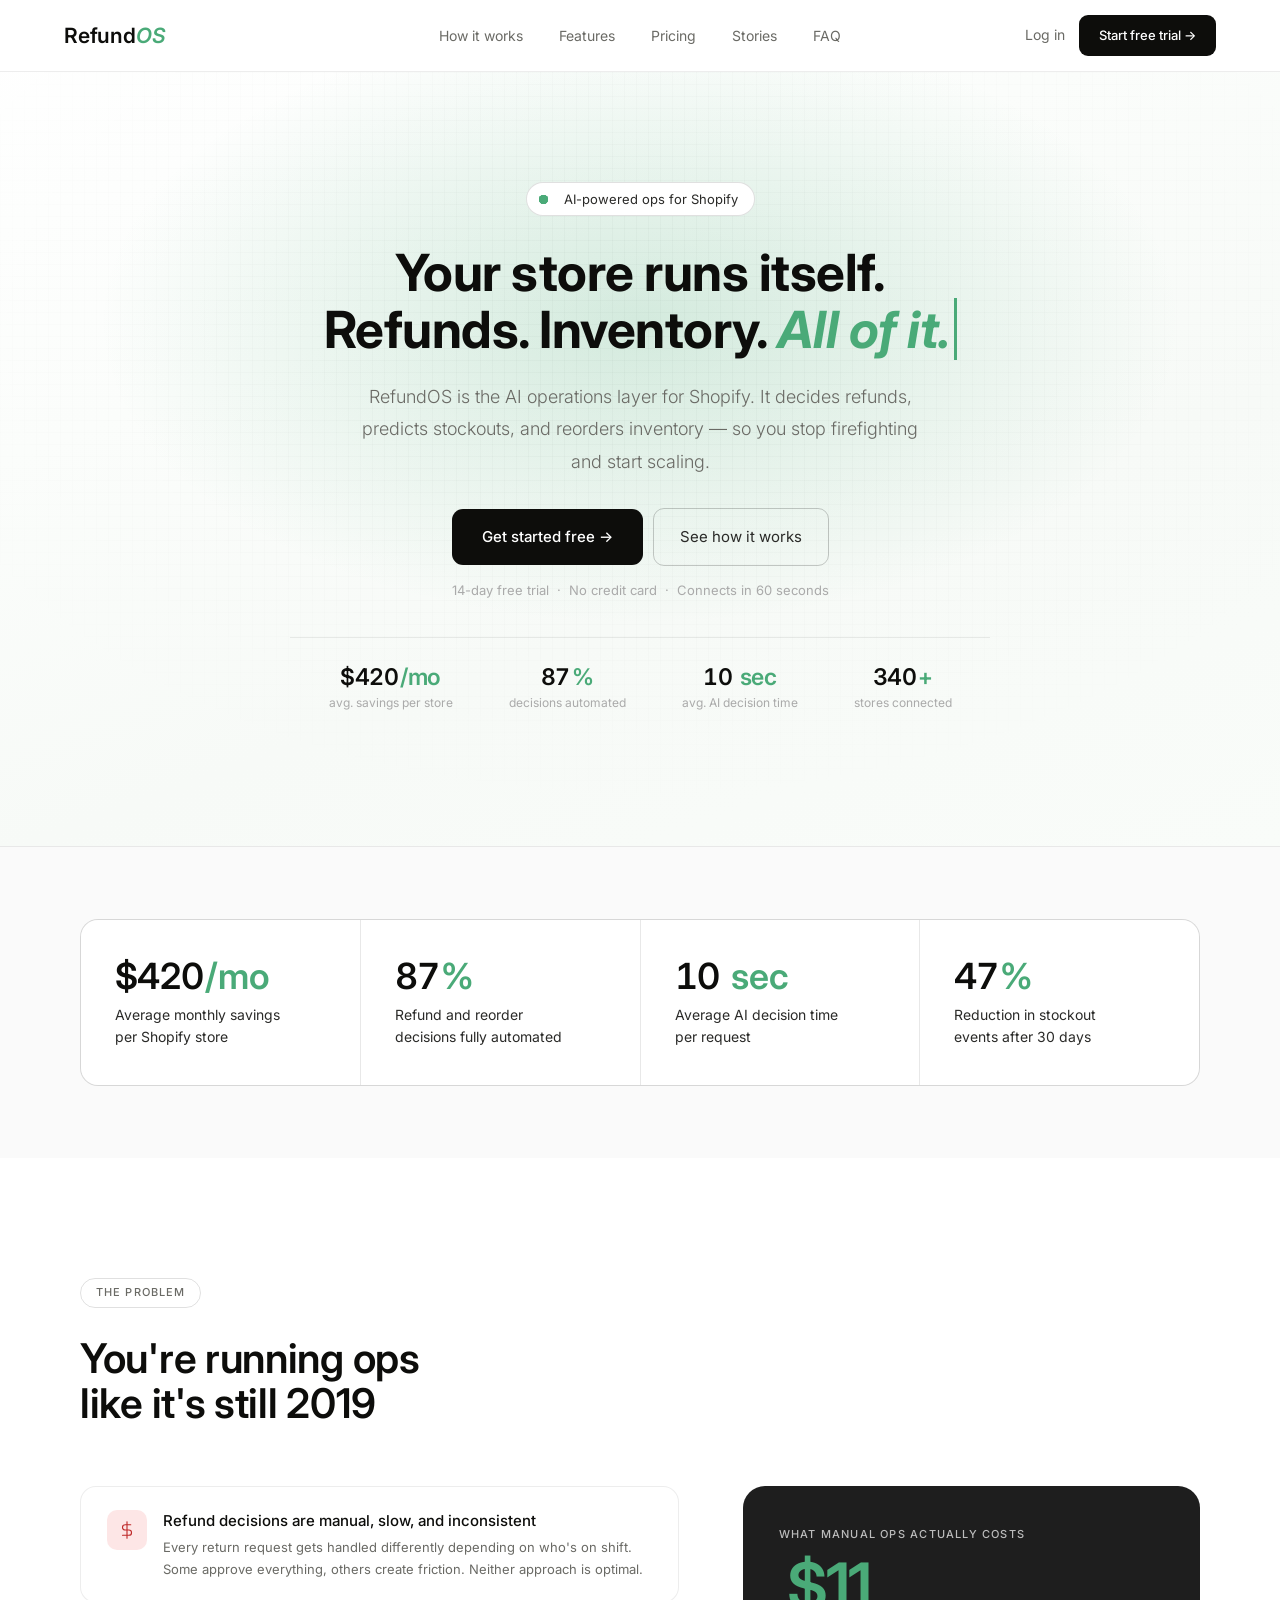
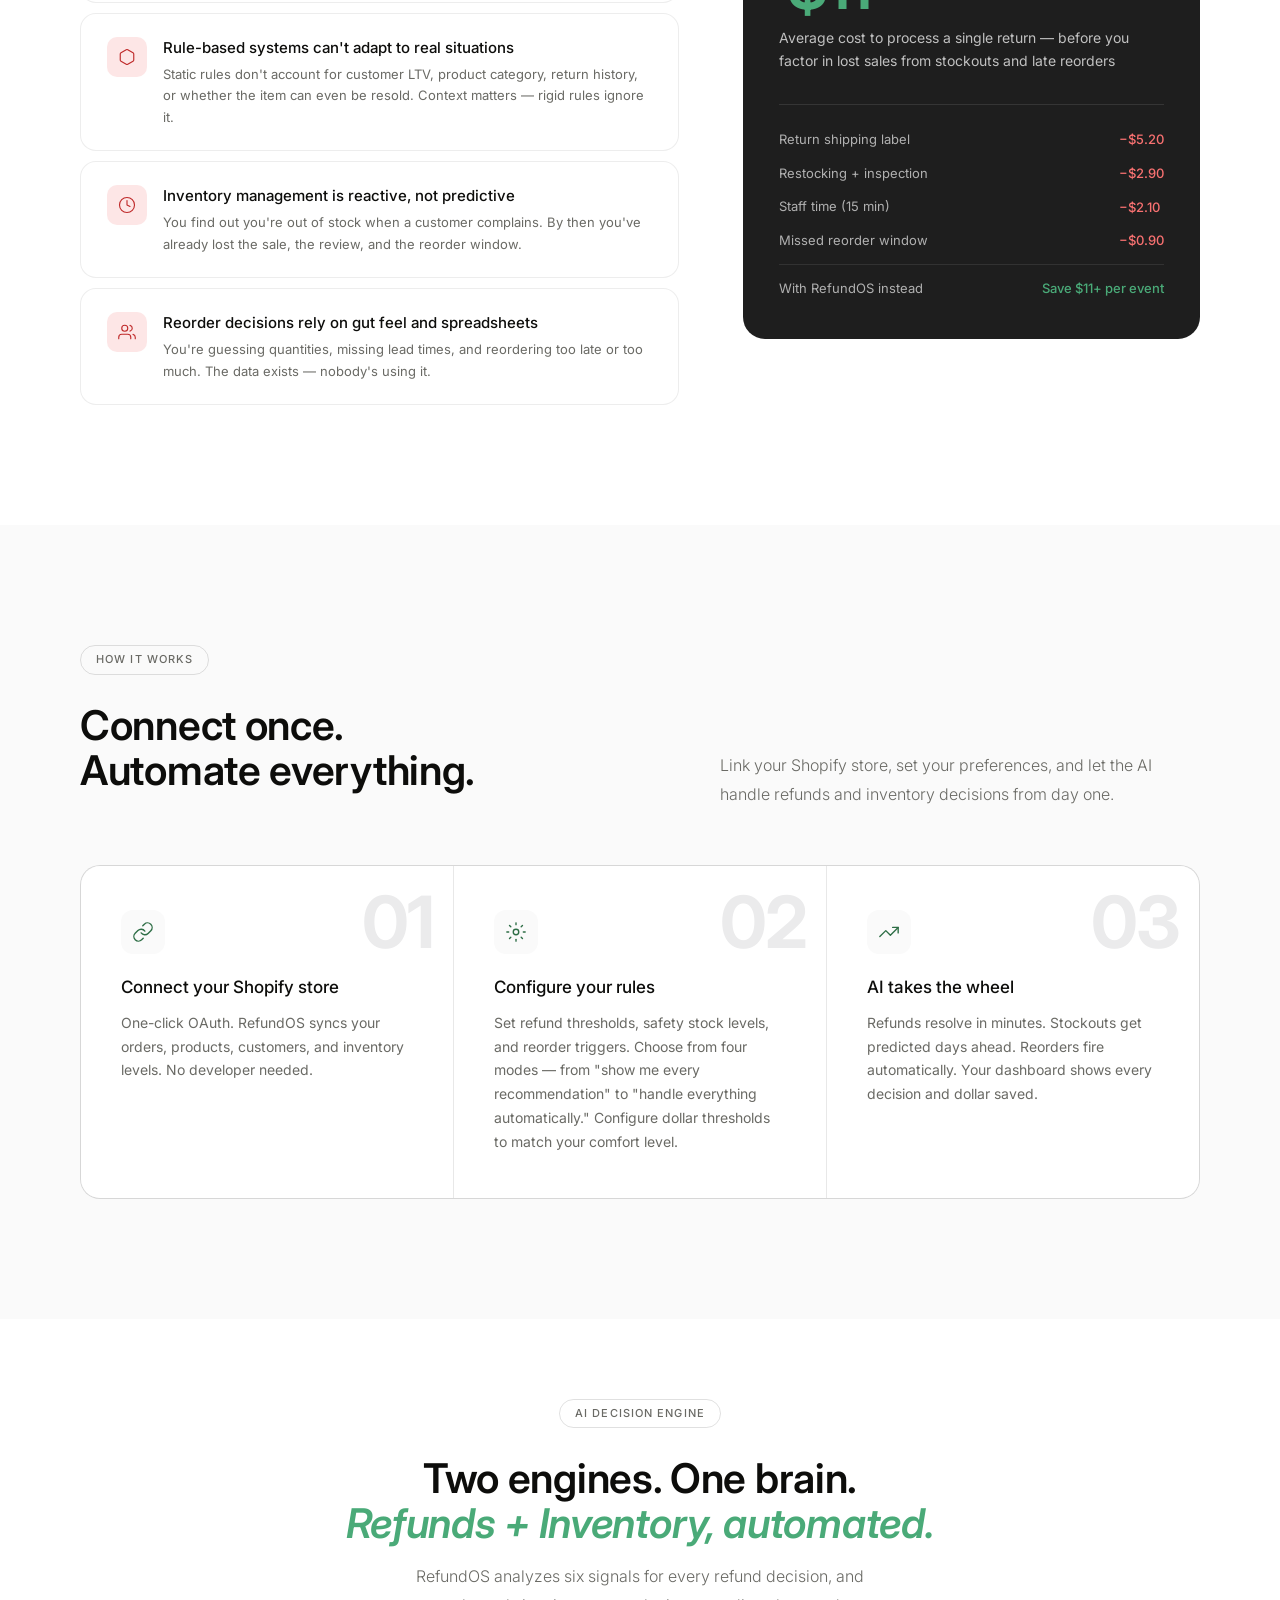
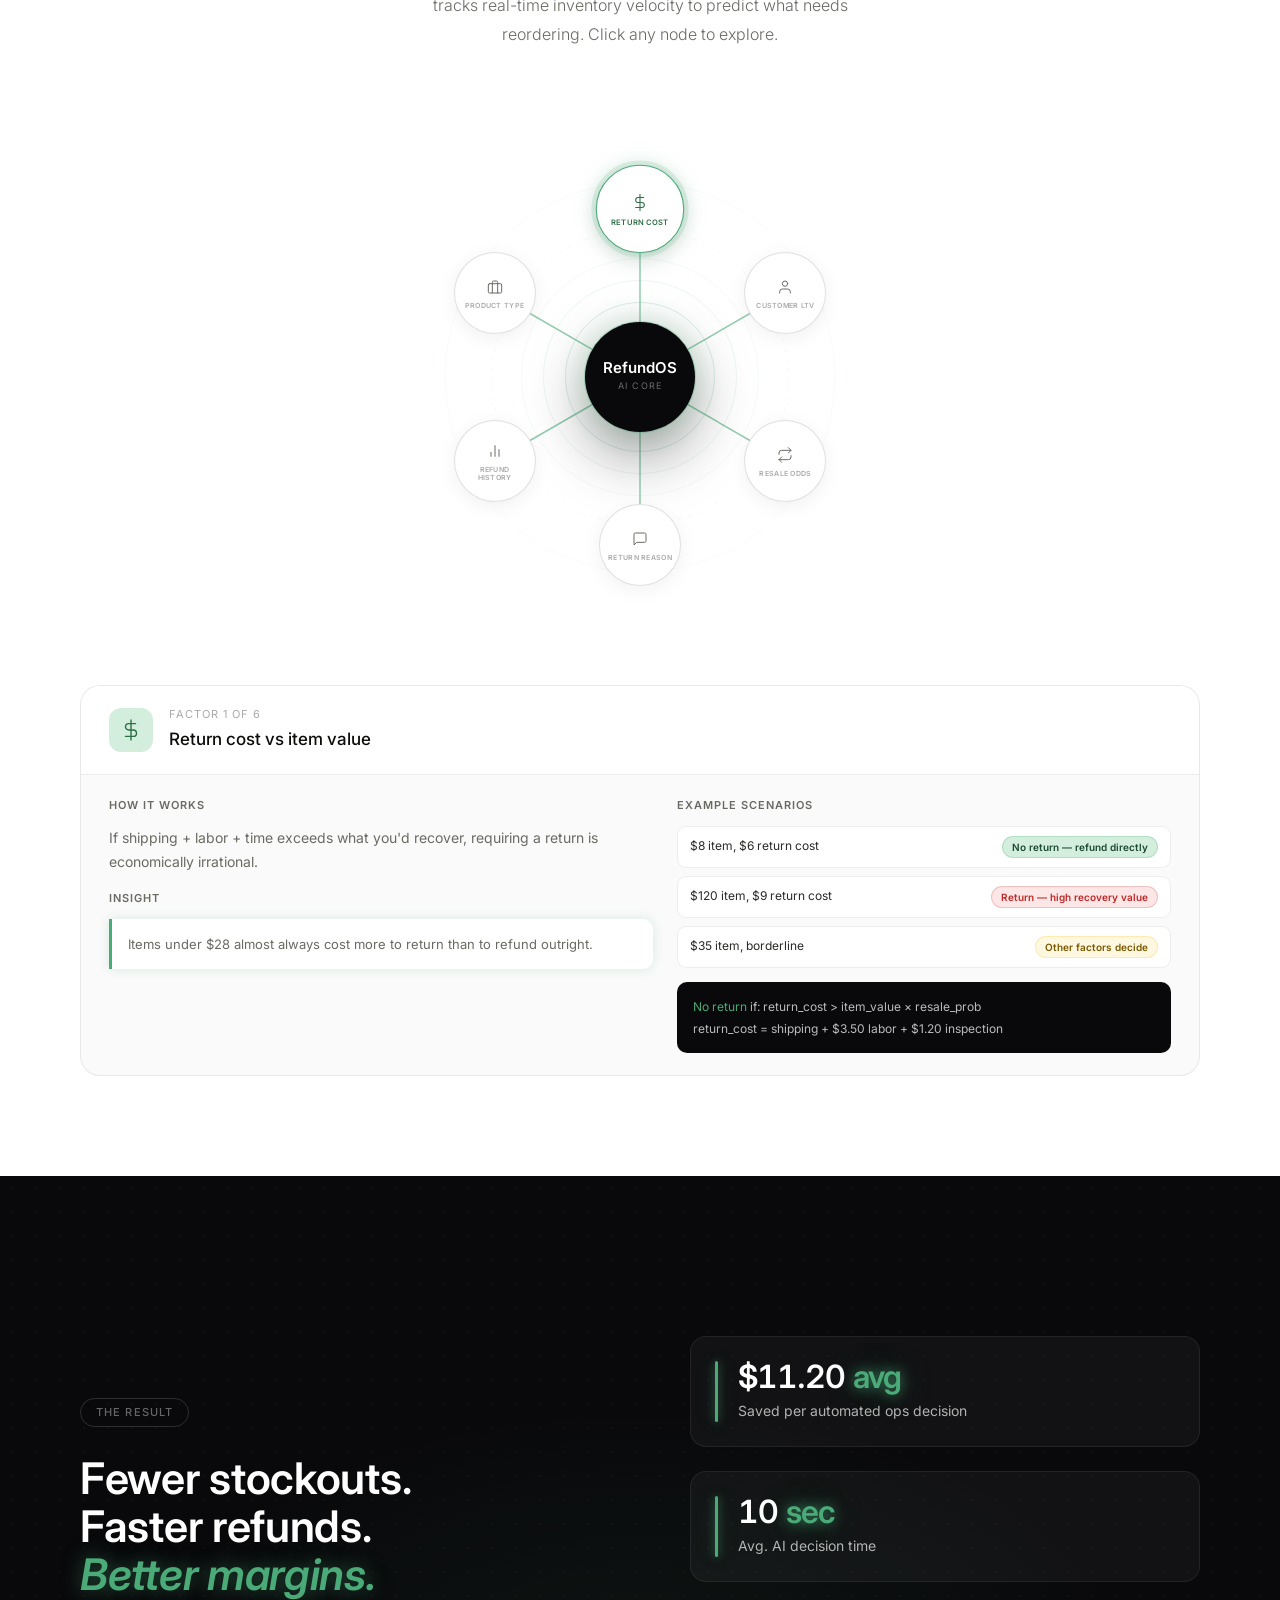
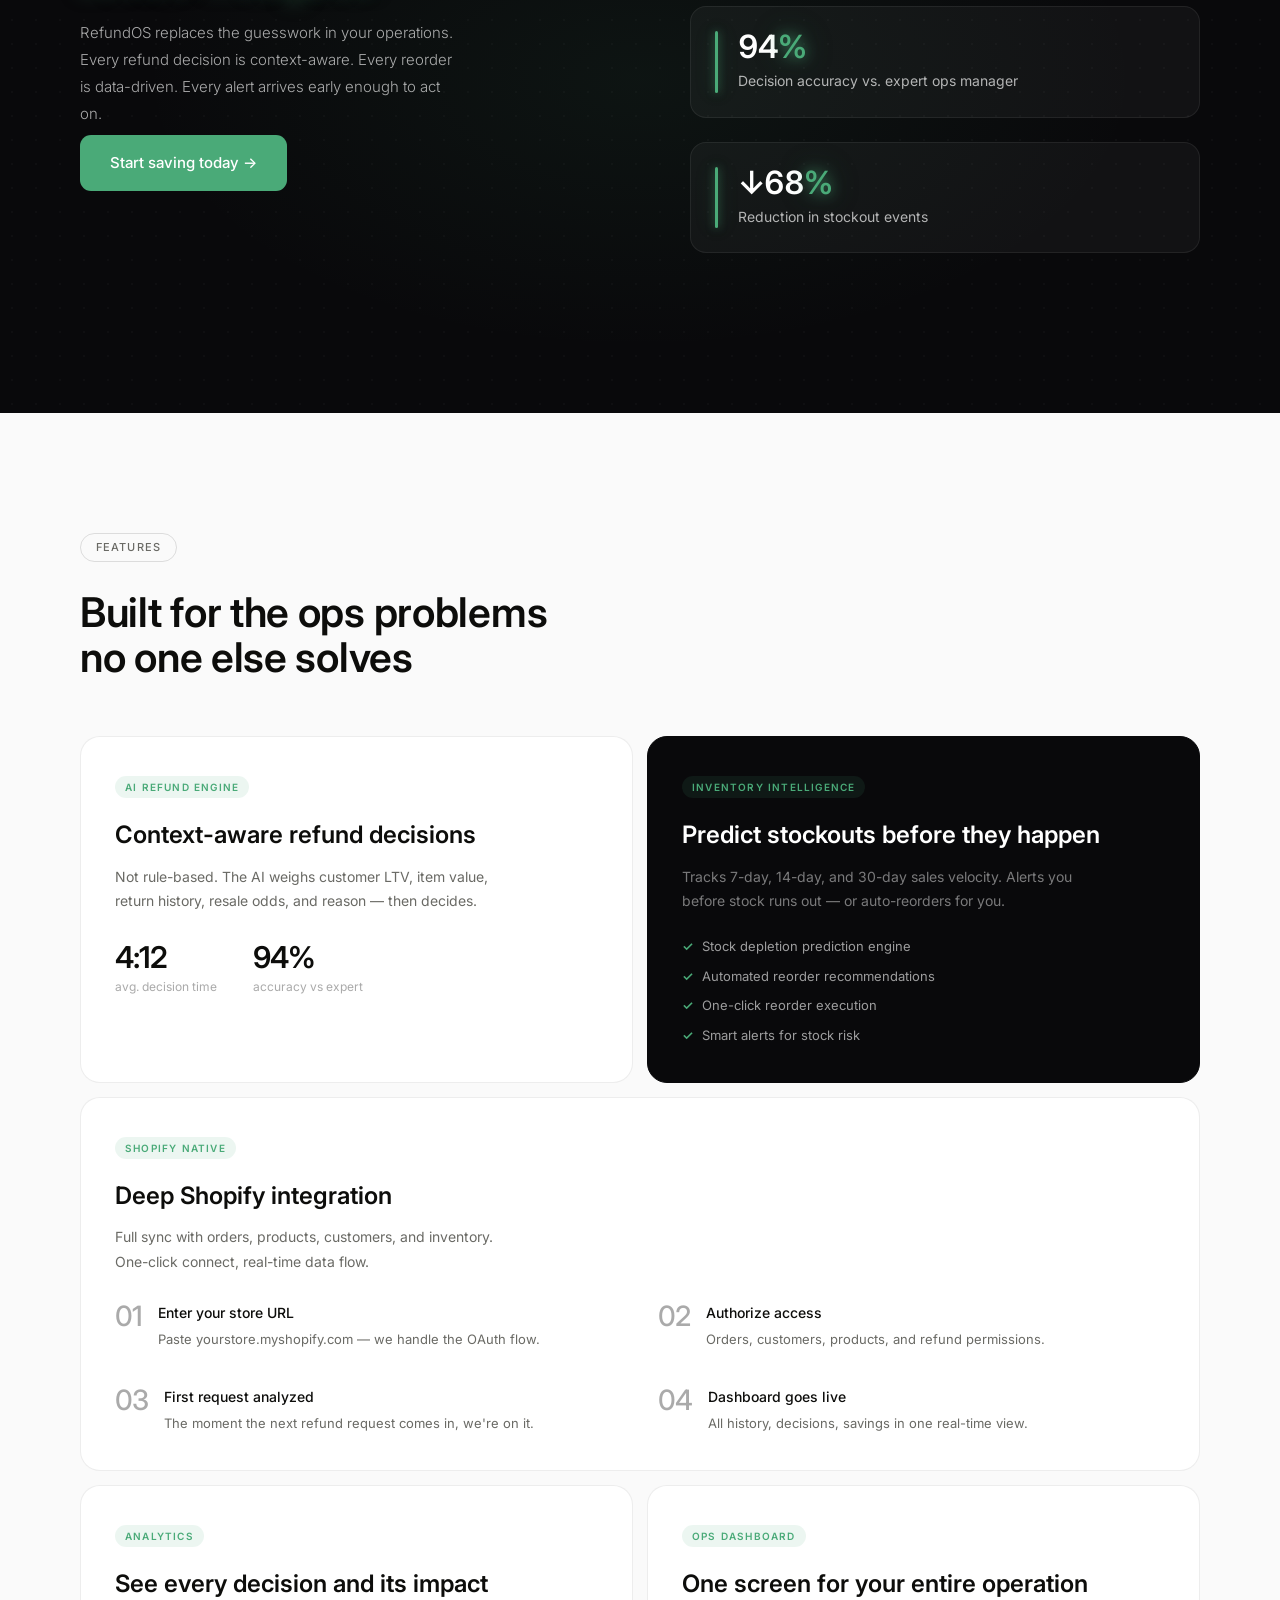
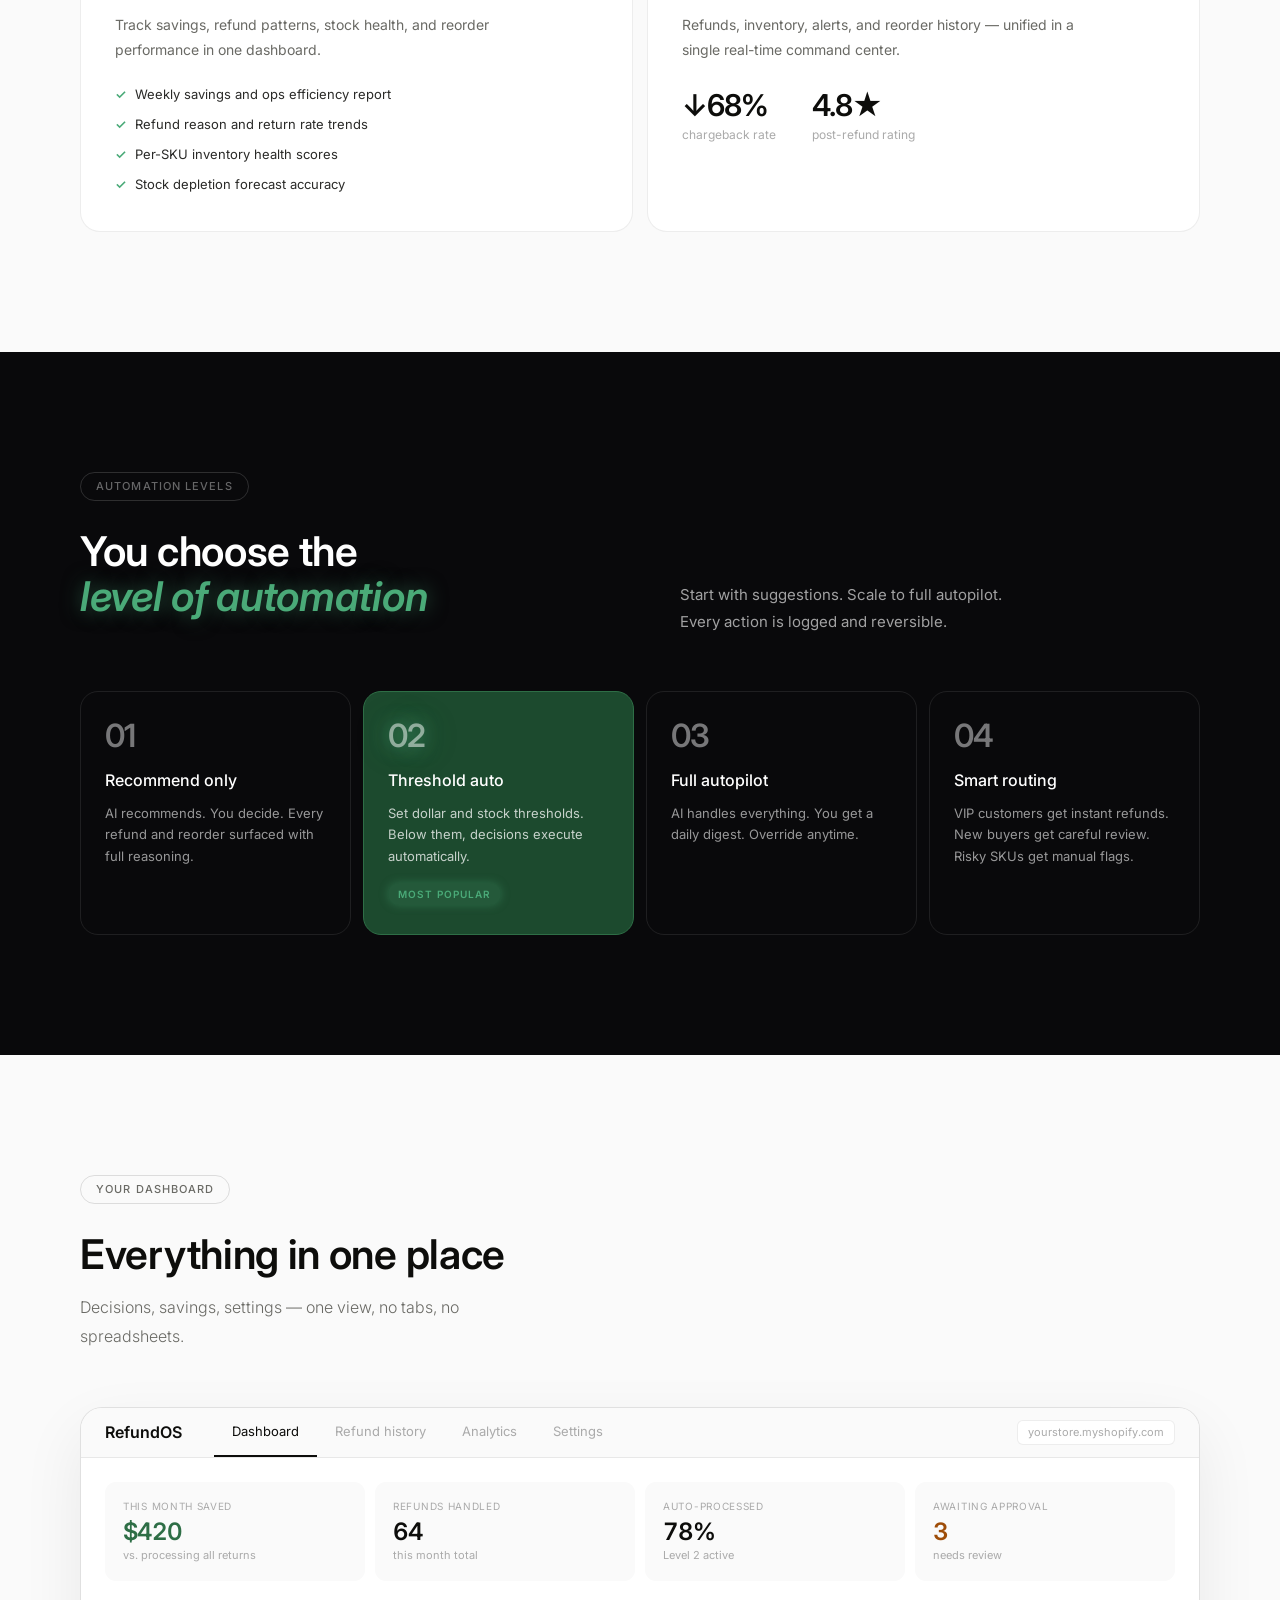
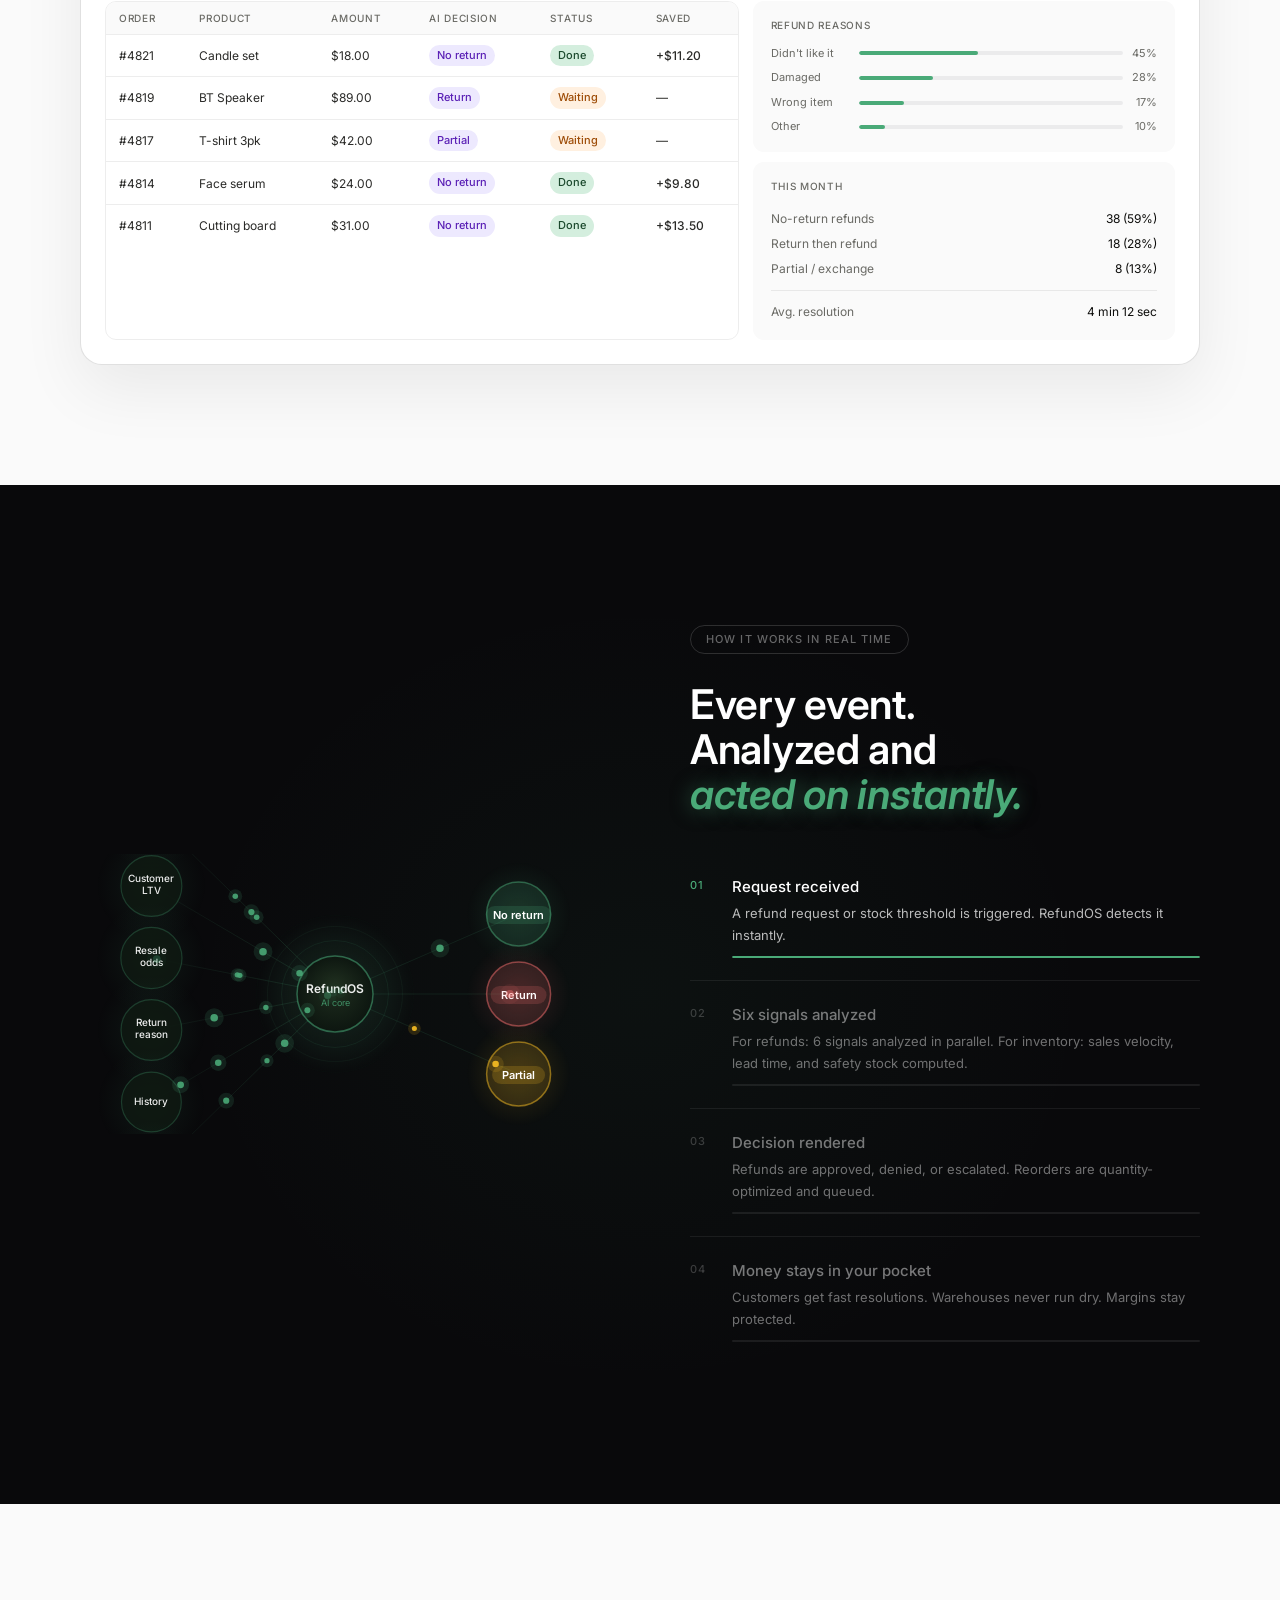
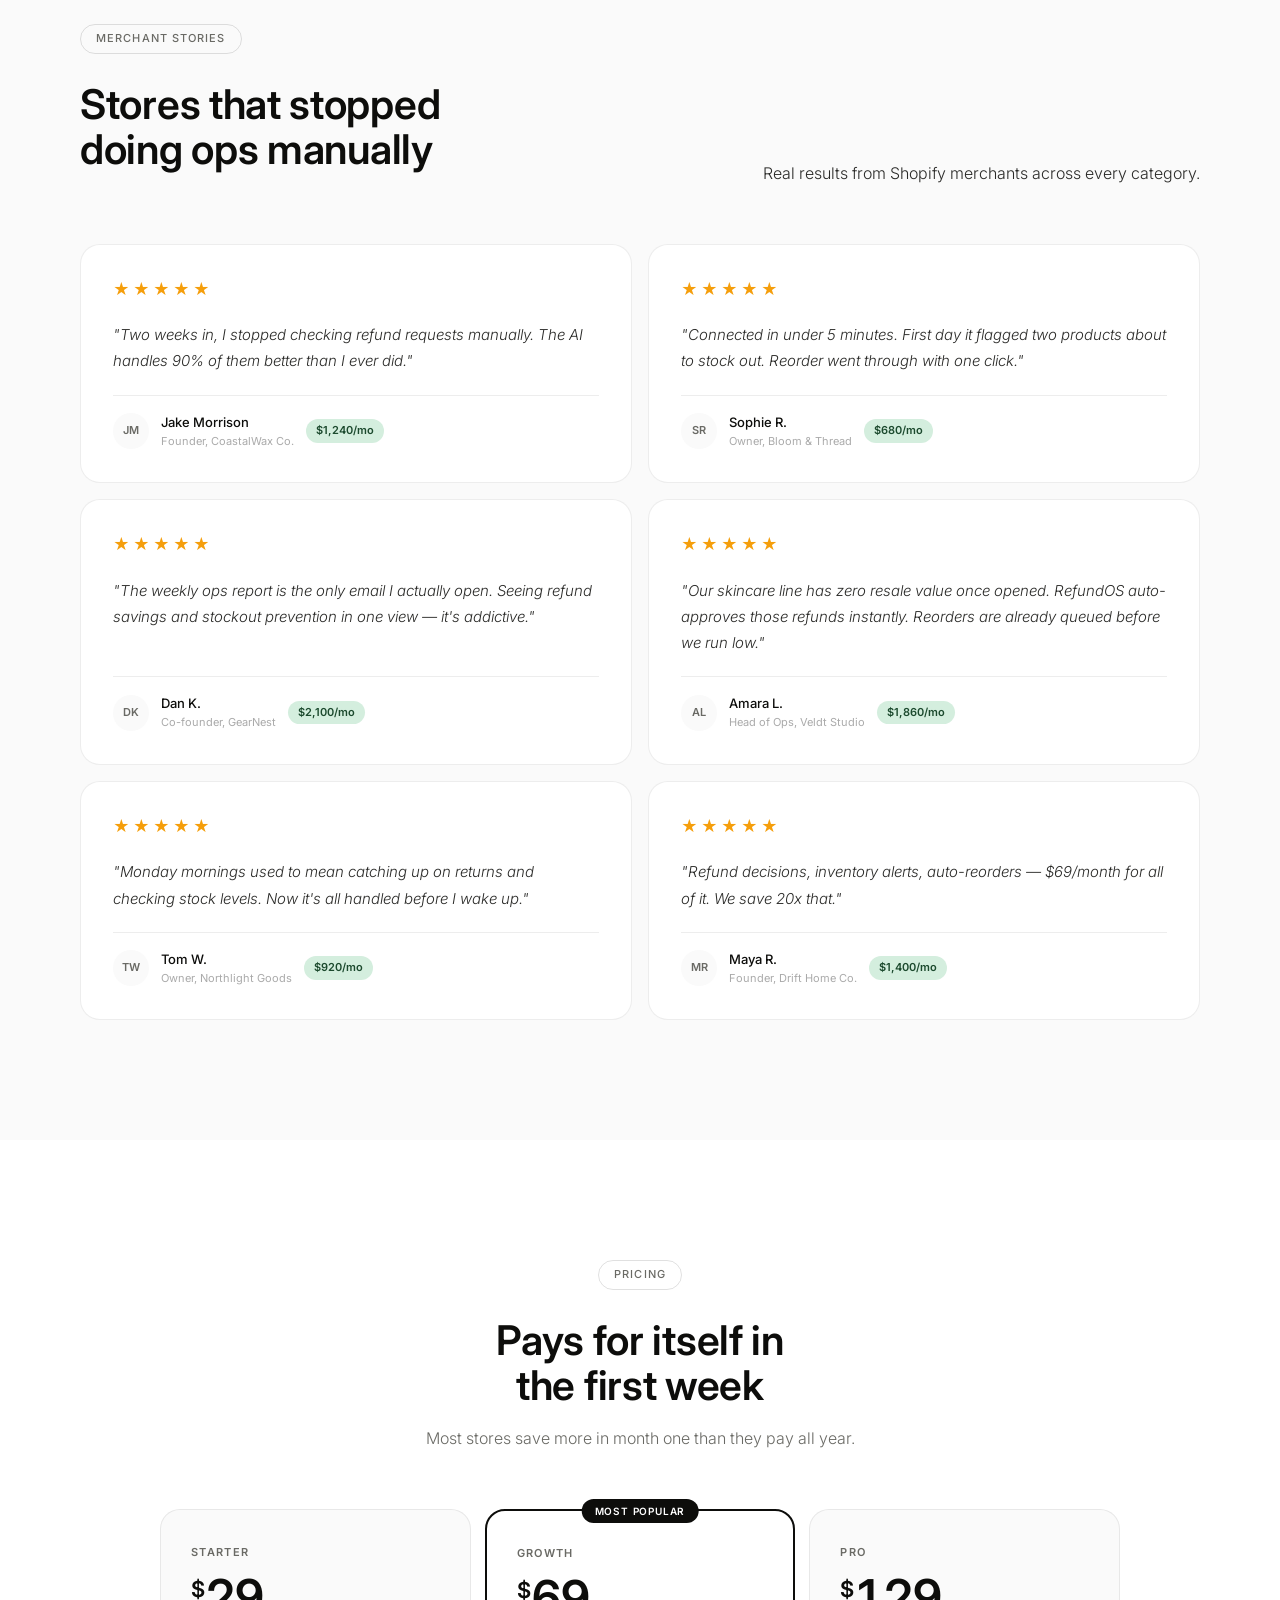
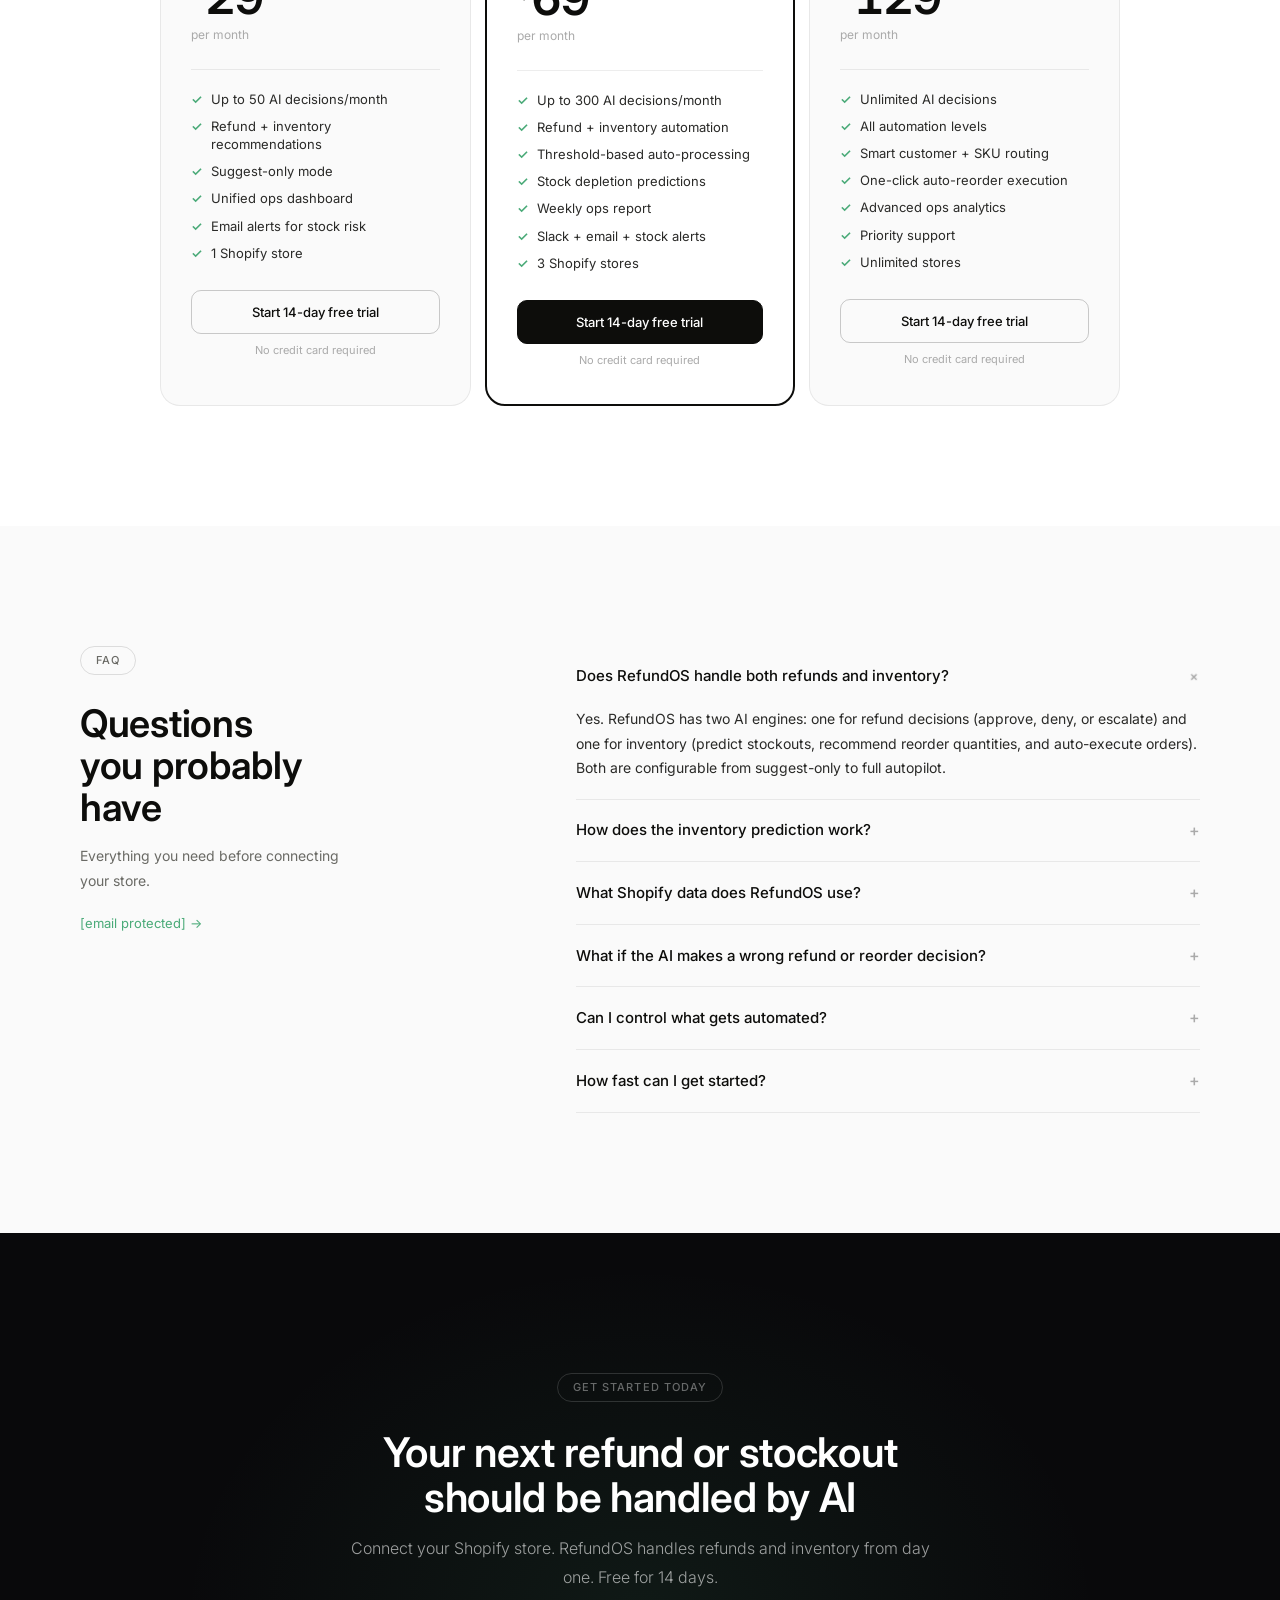
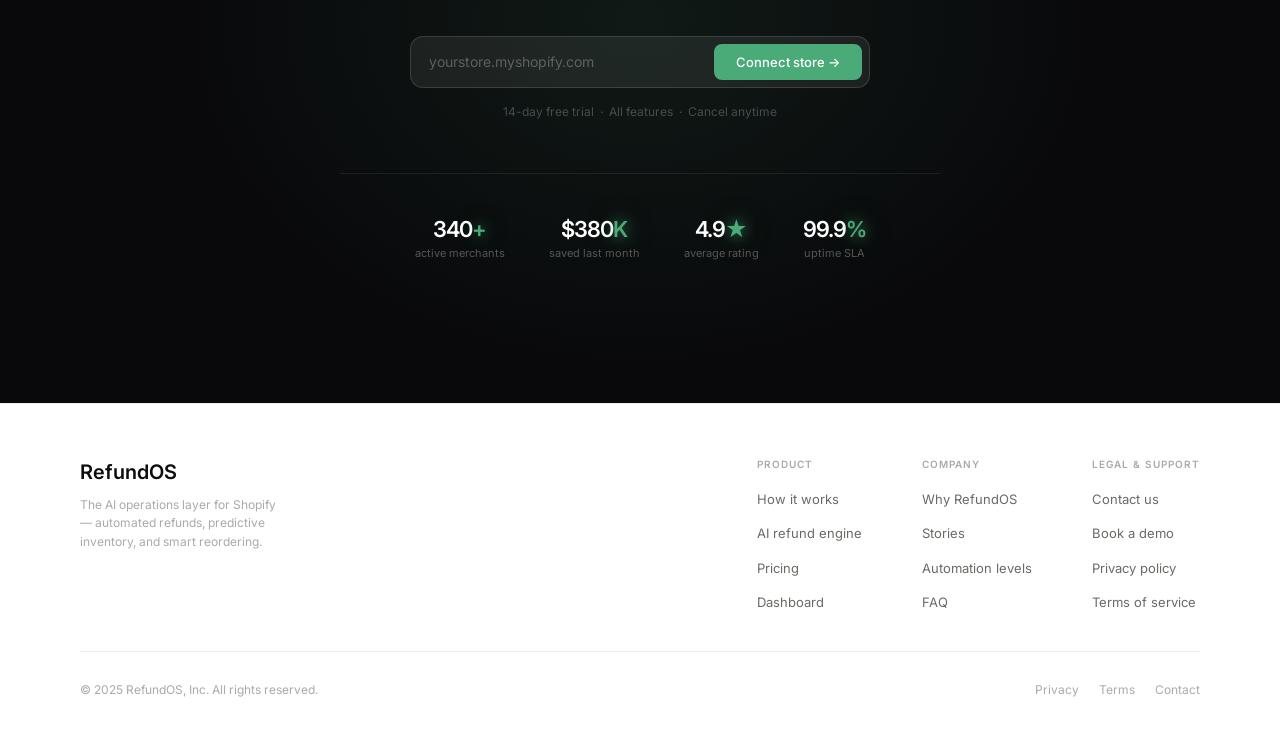
<file: index.html>
<!DOCTYPE html>
<html lang="en">
<head>
<meta charset="UTF-8"/>
<meta name="viewport" content="width=device-width, initial-scale=1.0"/>
<title>RefundOS — AI Operations Layer for Shopify</title>
<link rel="preconnect" href="https://fonts.googleapis.com"/>
<link rel="preconnect" href="https://fonts.gstatic.com" crossorigin/>
<link href="https://fonts.googleapis.com/css2?family=Inter:wght@300;400;500;600;700&display=swap" rel="stylesheet"/>
<style>
*,*::before,*::after{margin:0;padding:0;box-sizing:border-box}
:root{
  --ink:#0d0d0b;--ink2:#2a2a28;--ink3:#6a6a65;--ink4:#aaaaaa;--ink5:#e0e0e0;
  --surf:#ffffff;--surf2:#FAFAFA;--surf3:#ebebec;--dark:#09090B;
  --g:#1c4a2e;--gm:#2e6e46;--gl:#d4eede;--gb:#4aaa78;
  --am:#9e4d08;--al:#fff0e0;--re:#bf2929;--rl:#fde6e6;
  --bd:rgba(0,0,0,.07);--bdm:rgba(0,0,0,.12);--bds:rgba(0,0,0,.2);
  --W:1260px;
  --ease-out-expo:cubic-bezier(.16,1,.3,1);
  --ease-spring:cubic-bezier(.34,1.56,.64,1);
}
.num{font-variant-numeric:tabular-nums;font-feature-settings:'tnum' 1}
html{scroll-behavior:auto}
body{font-family:'Inter',sans-serif;background:#fff;color:var(--ink);overflow-x:hidden;-webkit-font-smoothing:antialiased;line-height:1.6;text-rendering:optimizeLegibility}

.pill{display:inline-block;font-size:11px;font-weight:500;letter-spacing:.1em;text-transform:uppercase;color:var(--ink3);border:1px solid var(--bdm);border-radius:100px;padding:5px 15px;margin-bottom:28px}
.pill.lt{color:rgba(255,255,255,.38);border-color:rgba(255,255,255,.15)}
h2.hl{font-family:'Inter',sans-serif;font-size:clamp(36px,3.2vw,52px);font-weight:600;line-height:1.1;letter-spacing:-.3px;color:var(--ink);margin-bottom:16px}
h2.hl.wh{color:#fff}h2.hl.wh em{color:var(--gb);text-shadow:0 0 20px rgba(74,170,120,.5)}h2.hl em{font-style:italic;color:var(--gb)}
.lede{font-size:16px;font-weight:300;color:var(--ink3);line-height:1.8;max-width:480px}
.rv{opacity:0;transform:translateY(28px);transition:opacity .7s cubic-bezier(.16,1,.3,1),transform .7s cubic-bezier(.16,1,.3,1)}
.rv.in{opacity:1;transform:none}
.d1{transition-delay:.1s}.d2{transition-delay:.2s}.d3{transition-delay:.3s}
.btn-dark{display:inline-flex;align-items:center;gap:8px;background:var(--ink);color:#fff;border:none;border-radius:11px;padding:16px 30px;font-size:15px;font-weight:500;font-family:'Inter',sans-serif;cursor:pointer;text-decoration:none;transition:all .3s cubic-bezier(.4,0,.2,1)}
.btn-dark:hover{opacity:.88;transform:translateY(-2px);box-shadow:0 8px 24px rgba(0,0,0,.12)}
.btn-dark:active{transform:translateY(0) scale(.97);transition-duration:.1s}
.btn-out{display:inline-flex;align-items:center;gap:8px;background:transparent;color:var(--ink2);border:1px solid var(--bds);border-radius:11px;padding:16px 26px;font-size:15px;font-weight:400;font-family:'Inter',sans-serif;cursor:pointer;text-decoration:none;transition:all .3s cubic-bezier(.4,0,.2,1)}
.btn-out:hover{background:var(--surf2);border-color:var(--bdm);transform:translateY(-2px)}
.btn-out:active{transform:translateY(0) scale(.97);transition-duration:.1s}
.ico{display:inline-flex;align-items:center;justify-content:center;flex-shrink:0}

nav{position:fixed;top:0;left:0;right:0;z-index:300;height:72px;display:flex;align-items:center;padding:0 64px;background:rgba(255,255,255,.94);backdrop-filter:blur(20px) saturate(1.3);border-bottom:1px solid var(--bd)}
.nav-logo{font-family:'Inter',sans-serif;font-size:21px;font-weight:600;color:var(--ink);text-decoration:none;letter-spacing:-.2px}
.nav-logo em{font-style:italic;color:var(--gb)}
.nav-mid{position:absolute;left:50%;transform:translateX(-50%);display:flex;gap:36px;list-style:none}
.nav-mid a{font-size:14px;font-weight:400;color:var(--ink3);text-decoration:none;transition:color .3s cubic-bezier(.4,0,.2,1)}
.nav-mid a:hover{color:var(--ink)}
.nav-right{margin-left:auto;display:flex;align-items:center;gap:14px}
.nav-login{font-size:14px;color:var(--ink3);text-decoration:none;transition:color .15s}
.nav-login:hover{color:var(--ink)}
.nav-cta{background:var(--ink);color:#fff;border:none;border-radius:9px;padding:10px 20px;font-size:13px;font-weight:500;font-family:'Inter',sans-serif;cursor:pointer;text-decoration:none;transition:opacity .15s}
.nav-cta:hover{opacity:.82;transform:translateY(-1px)}
.nav-cta{transition:all .25s cubic-bezier(.4,0,.2,1)}
.nav-cta:active{transform:translateY(0) scale(.95);transition-duration:.1s}

.hero{height:94vh;min-height:600px;padding:0 80px;display:flex;flex-direction:column;align-items:center;justify-content:center;position:relative;overflow:hidden;background:linear-gradient(160deg,#ffffff 0%,#fbfdfb 35%,#f7faf7 65%,#f9fcf9 100%);text-align:center}
.hero-grid{position:absolute;inset:0;pointer-events:none;background-image:linear-gradient(rgba(0,0,0,.025) 1px,transparent 1px),linear-gradient(90deg,rgba(0,0,0,.025) 1px,transparent 1px);background-size:12px 12px;mask-image:radial-gradient(ellipse 88% 82% at 50% 40%,black 15%,transparent 70%)}
.hero-glow{position:absolute;inset:0;pointer-events:none;background:radial-gradient(ellipse 65% 55% at var(--gx,50%) var(--gy,38%),rgba(74,170,120,.22) 0%,transparent 65%)}
.hero-inner{position:relative;z-index:1;max-width:var(--W);width:100%;display:flex;flex-direction:column;align-items:center}
.hero-pill{position:relative;display:inline-flex;align-items:center;gap:9px;background:#fff;border:1px solid var(--bdm);border-radius:100px;padding:5px 16px 5px 6px;font-size:13px;color:var(--ink2);margin-bottom:28px;margin-top:48px;animation:fu .5s ease both;z-index:1}
.sonar-wrap{position:relative;width:22px;height:22px;flex-shrink:0}
.sonar-dot{position:absolute;inset:0;margin:auto;width:9px;height:9px;background:var(--gb);border-radius:50%;z-index:2}
.sonar-ring{position:absolute;inset:0;margin:auto;width:9px;height:9px;border-radius:50%;background:var(--gb);animation:sonar 2s ease-out infinite}
.sonar-ring:nth-child(2){animation-delay:.5s}
.sonar-ring:nth-child(3){animation-delay:1s}
@keyframes sonar{0%{transform:scale(1);opacity:.7}100%{transform:scale(3.2);opacity:0}}
.hero-h1{font-family:'Inter',sans-serif;font-size:clamp(42px,4vw,62px);font-weight:700;line-height:1.12;letter-spacing:-.5px;color:var(--ink);margin-bottom:22px;animation:fu .5s .08s ease both}
.hero-h1 em{font-style:italic;color:var(--gb)}
.hero-h1 .dim{color:var(--ink4);position:relative;display:inline-block}
.hero-h1 .dim::after{content:'';position:absolute;left:-2px;right:-2px;top:53%;height:3px;background:var(--re);transform:translateY(-50%) rotate(-1deg);border-radius:2px}
.tw-wrap{display:inline-block;position:relative}
.tw-word{font-style:italic;color:var(--gb);border-right:3px solid var(--gb);padding-right:3px;white-space:nowrap;animation:blink-cursor .7s step-end infinite}
@keyframes blink-cursor{50%{border-color:transparent}}
.hero-sub{font-size:18px;font-weight:300;color:var(--ink3);line-height:1.8;max-width:560px;margin:0 auto 30px;animation:fu .5s .16s ease both}
.hero-btns{display:flex;gap:10px;align-items:center;justify-content:center;animation:fu .5s .22s ease both}
.hero-note{font-size:13px;color:var(--ink4);margin-top:14px;animation:fu .5s .28s ease both}
.hero-proof{display:flex;gap:56px;justify-content:center;margin-top:36px;padding-top:28px;border-top:1px solid var(--bd);width:100%;max-width:700px;animation:fu .5s .34s ease both}
.hp-n{font-family:'Inter',sans-serif;font-size:23px;font-weight:600;color:var(--ink);letter-spacing:-.5px;line-height:1;font-variant-numeric:tabular-nums}
.hp-n em{color:var(--gb);font-style:normal;margin-left:2px}
.hp-l{font-size:12px;color:var(--ink4);margin-top:4px}

.stats-sec{padding:72px 80px;background:var(--surf2);border-top:1px solid var(--bd)}
.stats-grid{max-width:var(--W);margin:0 auto;display:grid;grid-template-columns:repeat(4,1fr);border:1px solid var(--bd);border-radius:18px;overflow:hidden;background:var(--bd);gap:1px}
.stat-cell{background:#fff;padding:38px 34px}
.stat-n{font-family:'Inter',sans-serif;font-size:36px;font-weight:600;letter-spacing:-1px;color:var(--ink);line-height:1;margin-bottom:10px;font-variant-numeric:tabular-nums}
.stat-n em{color:var(--gb);font-style:normal;letter-spacing:0;margin-left:2px}
.stat-d{font-size:14px;color:var(--ink2);line-height:1.55;max-width:170px}

.prob-sec{background:#fff;padding:120px 80px}
.prob-hdr{max-width:var(--W);margin:0 auto;margin-bottom:60px}
.prob-layout{max-width:var(--W);margin:0 auto;display:grid;grid-template-columns:55fr 42fr;gap:64px;align-items:start}
.prob-list{display:flex;flex-direction:column;gap:10px}
.prob-card{background:#fff;border:1px solid var(--bd);border-radius:16px;padding:22px 26px;display:grid;grid-template-columns:42px 1fr;gap:14px;transition:border-color .2s,box-shadow .2s}
.prob-card:hover{border-color:var(--bdm);box-shadow:0 6px 24px rgba(0,0,0,.06);transform:translateY(-2px)}
.prob-card{transition:border-color .25s ease,box-shadow .35s cubic-bezier(.4,0,.2,1),transform .35s cubic-bezier(.4,0,.2,1)}
.prob-ico{width:40px;height:40px;border-radius:10px;background:var(--rl);display:flex;align-items:center;justify-content:center;flex-shrink:0;margin-top:1px}
.prob-t{font-size:15px;font-weight:500;margin-bottom:4px}
.prob-d{font-size:13px;color:var(--ink3);line-height:1.65}
.prob-aside{background:#1e1e1e;border-radius:22px;padding:40px 36px;position:sticky;top:84px;color:#fff}
.pa-eye{font-size:11px;text-transform:uppercase;letter-spacing:.11em;color:rgba(255,255,255,.7);margin-bottom:10px;font-weight:500}
.pa-big{font-family:'Inter',sans-serif;font-size:64px;font-weight:600;letter-spacing:-2px;color:var(--gb);line-height:1;margin-bottom:8px}
.pa-sub{font-size:14px;color:rgba(255,255,255,.72);line-height:1.65;margin-bottom:32px}
.pa-rows{border-top:1px solid rgba(255,255,255,.1);padding-top:24px;display:flex;flex-direction:column;gap:13px}
.pa-row{display:flex;justify-content:space-between;font-size:13px}
.pa-k{color:rgba(255,255,255,.65)}.pa-v{font-weight:500}
.pa-v.bad{color:#f87171}.pa-v.good{color:var(--gb)}
.pa-sep{height:1px;background:rgba(255,255,255,.09)}
.pa-slot{display:inline-block;overflow:hidden;vertical-align:bottom;height:1em;position:relative}
.pa-slot-inner{display:flex;flex-direction:column;transition:transform .8s cubic-bezier(.16,1,.3,1)}
.pa-slot-digit{display:block;text-align:center;line-height:1}
.pa-val-wrap{display:inline-block;overflow:hidden;vertical-align:middle;height:1.2em;position:relative}
.pa-val-inner{display:flex;flex-direction:column;transition:transform .7s cubic-bezier(.16,1,.3,1)}
.pa-val-item{display:block;line-height:1.2}

.how-sec{background:var(--surf2);padding:120px 80px}
.how-hdr{max-width:var(--W);margin:0 auto;display:flex;justify-content:space-between;align-items:flex-end;margin-bottom:56px}
.steps-row{max-width:var(--W);margin:0 auto;display:grid;grid-template-columns:repeat(3,1fr);border:1px solid var(--bd);border-radius:20px;overflow:hidden;background:var(--bd);gap:1px}
.step-cell{background:#fff;padding:44px 40px;position:relative}
.step-n{font-family:'Inter',sans-serif;font-size:72px;font-weight:700;color:var(--surf3);line-height:1;position:absolute;top:20px;right:20px;user-select:none;pointer-events:none;letter-spacing:-2px}
.step-ico{width:44px;height:44px;border-radius:12px;background:var(--surf2);display:flex;align-items:center;justify-content:center;margin-bottom:20px}
.step-t{font-size:17px;font-weight:500;margin-bottom:10px}
.step-d{font-size:14px;color:var(--ink3);line-height:1.7}

.ai-sec{padding:80px 80px 100px;background:#fff;overflow:hidden}
.ai-hdr{max-width:var(--W);margin:0 auto;margin-bottom:48px;text-align:center}
.ai-hdr .lede{margin:12px auto 0;text-align:center}
.orbit-container{position:relative;width:100%;max-width:860px;margin:0 auto;height:560px}
#orbit-svg{position:absolute;inset:0;width:100%;height:100%;pointer-events:none;z-index:5}
.orbit-center{position:absolute;top:50%;left:50%;transform:translate(-50%,-50%);z-index:10}
.oc-ring{position:absolute;inset:-20px;border-radius:50%;border:1px solid rgba(74,170,120,.18);animation:ring-pulse 3s ease-in-out infinite}
.oc-ring:nth-child(2){inset:-42px;animation-delay:.6s;border-color:rgba(74,170,120,.1)}
.oc-ring:nth-child(3){inset:-64px;animation-delay:1.2s;border-color:rgba(74,170,120,.06)}
@keyframes ring-pulse{0%,100%{transform:scale(1);opacity:1}50%{transform:scale(1.04);opacity:.7}}
.oc-body{width:110px;height:110px;border-radius:50%;background:var(--dark);display:flex;flex-direction:column;align-items:center;justify-content:center;box-shadow:0 0 0 1px rgba(74,170,120,.35),0 0 32px rgba(74,170,120,.25),0 24px 60px rgba(0,0,0,.4);position:relative;z-index:2;cursor:default}
.oc-logo{font-family:'Inter',sans-serif;font-size:15px;font-weight:600;color:#fff;line-height:1}
.oc-logo em{font-style:italic;color:var(--gb)}
.oc-label{font-size:9px;letter-spacing:.12em;text-transform:uppercase;color:rgba(255,255,255,.4);margin-top:4px}
.factor-node{position:absolute;transform:translate(-50%,-50%);z-index:10;cursor:pointer}
.fn-body{width:82px;height:82px;border-radius:50%;background:#fff;border:1.5px solid var(--bdm);display:flex;flex-direction:column;align-items:center;justify-content:center;gap:3px;overflow:hidden;padding:8px;transition:all .35s cubic-bezier(.16,1,.3,1);box-shadow:0 4px 20px rgba(0,0,0,.06)}
.factor-node:hover .fn-body,.factor-node.active .fn-body{border-color:var(--gb);box-shadow:0 0 0 4px rgba(74,170,120,.15),0 0 20px rgba(74,170,120,.25),0 8px 24px rgba(0,0,0,.1);transform:scale(1.08)}
.fn-icon{width:24px;height:24px;display:flex;align-items:center;justify-content:center;flex-shrink:0}
.fn-icon svg{width:16px;height:16px;stroke:var(--ink3);fill:none;stroke-width:1.5;stroke-linecap:round;stroke-linejoin:round;transition:stroke .2s}
.factor-node.active .fn-icon svg{stroke:var(--gm)}
.fn-label{font-size:7px;font-weight:600;text-transform:uppercase;letter-spacing:.04em;color:var(--ink4);text-align:center;line-height:1.2;width:64px;word-break:break-word;hyphens:auto;transition:color .2s}
.factor-node.active .fn-label{color:var(--gm)}
.orbit-line{stroke:rgba(74,170,120,.18);stroke-width:1;fill:none;stroke-dasharray:4 4}
.orbit-line.active{stroke:rgba(74,170,120,.6);stroke-width:1.5;stroke-dasharray:none}
.data-particle{fill:var(--gb);r:3;opacity:0}
.ai-detail-wrap{max-width:var(--W);margin:28px auto 0;background:var(--surf2);border:1px solid var(--bd);border-radius:20px;overflow:hidden;min-height:240px;transition:opacity .35s ease}
.adw-header{background:#fff;border-bottom:1px solid var(--bd);padding:20px 28px;display:flex;align-items:center;gap:16px}
.adw-icon{width:44px;height:44px;border-radius:12px;background:var(--gl);display:flex;align-items:center;justify-content:center}
.adw-icon svg{width:22px;height:22px;stroke:var(--gm);fill:none;stroke-width:1.5;stroke-linecap:round;stroke-linejoin:round}
.adw-meta{font-size:11px;text-transform:uppercase;letter-spacing:.09em;color:var(--ink4);margin-bottom:3px}
.adw-title{font-size:17px;font-weight:500;color:var(--ink)}
.adw-body{padding:22px 28px;display:grid;grid-template-columns:1.1fr 1fr;gap:24px}
.adw-col-title{font-size:11px;font-weight:600;text-transform:uppercase;letter-spacing:.09em;color:var(--ink3);margin-bottom:12px}
.adw-desc{font-size:14px;color:var(--ink3);line-height:1.7}
.adw-scenarios{display:flex;flex-direction:column;gap:8px}
.adw-sc{background:#fff;border:1px solid var(--bd);border-radius:9px;padding:9px 12px;display:flex;align-items:flex-start;justify-content:space-between;gap:10px;flex-wrap:wrap}
.adw-sc-label{font-size:12px;color:var(--ink2);flex:1;min-width:0}
.adw-sc-tag{font-size:10px;font-weight:600;padding:2px 9px;border-radius:100px;white-space:nowrap;flex-shrink:0}
.adw-sc-tag.yes{background:var(--gl);color:var(--g);border:1px solid rgba(74,170,120,.25)}
.adw-sc-tag.no{background:var(--rl);color:var(--re);border:1px solid rgba(191,41,41,.2)}
.adw-sc-tag.maybe{background:#fff8e1;color:#7a5800;border:1px solid rgba(251,191,36,.25)}
.adw-insight{background:#fff;border-left:3px solid var(--gb);border-radius:0 10px 10px 0;padding:14px 16px;font-size:13px;color:var(--ink3);line-height:1.7;filter:drop-shadow(0 0 6px rgba(74,170,120,.2))}
.adw-formula{background:var(--dark);border-radius:10px;padding:14px 16px;font-family:'Inter',sans-serif;font-size:12px;color:rgba(255,255,255,.72);line-height:1.8}
.adw-formula span.hi{color:var(--gb)}.adw-formula span.lo{color:#f87171}

.signal-sec{padding:160px 80px;background:var(--dark);position:relative;overflow:hidden}
.signal-noise{position:absolute;inset:0;pointer-events:none;background-image:radial-gradient(circle,rgba(255,255,255,.025) 1px,transparent 1px);background-size:24px 24px}
.signal-glow{position:absolute;inset:0;pointer-events:none;background:radial-gradient(ellipse 60% 50% at 50% 60%,rgba(74,170,120,.07) 0%,transparent 65%)}
.signal-inner{position:relative;z-index:1;max-width:var(--W);margin:0 auto;display:grid;grid-template-columns:1fr 1fr;gap:100px;align-items:center}
.signal-right{display:flex;flex-direction:column;gap:24px}
.signal-stat{display:flex;align-items:flex-start;gap:20px;padding:24px;background:rgba(255,255,255,.04);border:1px solid rgba(255,255,255,.07);border-radius:16px;transition:all .35s cubic-bezier(.4,0,.2,1)}
.signal-stat:hover{background:rgba(255,255,255,.07);border-color:rgba(74,170,120,.25);transform:translateX(4px)}
.ss-line{width:3px;background:var(--gb);border-radius:2px;align-self:stretch;flex-shrink:0;box-shadow:0 0 8px rgba(74,170,120,.6),0 0 20px rgba(74,170,120,.25)}
.ss-n{font-family:'Inter',sans-serif;font-size:32px;font-weight:600;color:#fff;letter-spacing:-1px;line-height:1;margin-bottom:6px;font-variant-numeric:tabular-nums}
.ss-n em{color:var(--gb);font-style:normal;text-shadow:0 0 14px rgba(74,170,120,.8),0 0 32px rgba(74,170,120,.35)}
.ss-l{font-size:14px;color:rgba(255,255,255,.68);line-height:1.65}
.signal-canvas{display:block}

.flow-sec{padding:140px 80px;background:var(--dark);position:relative;overflow:hidden}
.flow-sec-bg{position:absolute;inset:0;pointer-events:none;background:radial-gradient(ellipse 50% 55% at 50% 50%,rgba(74,170,120,.05) 0%,transparent 70%)}
.flow-inner{max-width:var(--W);margin:0 auto;display:grid;grid-template-columns:1fr 1fr;gap:100px;align-items:center;position:relative;z-index:1}
#flow-canvas{display:block}
.flow-steps{display:flex;flex-direction:column;gap:0;margin-top:36px}
.flow-step{display:flex;gap:20px;padding:22px 0;border-bottom:1px solid rgba(255,255,255,.07);position:relative;cursor:default;transition:all .2s}
.flow-step:last-child{border-bottom:none}
.flow-step.lit .fst-num{color:var(--gb)}
.flow-step.lit .fst-title{color:#fff}
.fst-num{font-family:'Inter',sans-serif;font-size:11px;font-weight:500;color:rgba(255,255,255,.2);letter-spacing:.08em;flex-shrink:0;width:22px;margin-top:2px;transition:color .5s cubic-bezier(.4,0,.2,1)}
.fst-title{font-size:15px;font-weight:500;color:rgba(255,255,255,.45);margin-bottom:4px;transition:color .5s cubic-bezier(.4,0,.2,1)}
.fst-desc{font-size:13px;color:rgba(255,255,255,.42);line-height:1.65;transition:color .5s cubic-bezier(.4,0,.2,1)}
.flow-step.lit .fst-desc{color:rgba(255,255,255,.72)}
.fst-bar{height:2px;background:rgba(255,255,255,.08);border-radius:1px;margin-top:10px;overflow:hidden}
.fst-bar-fill{height:100%;background:var(--gb);border-radius:1px;width:0;transition:width 0s linear}
.flow-step.lit .fst-bar-fill{width:100%}

.feat-sec{padding:120px 80px;background:var(--surf2)}
.feat-hdr{max-width:var(--W);margin:0 auto;margin-bottom:56px}
.feat-grid{max-width:var(--W);margin:0 auto;display:grid;grid-template-columns:1fr 1fr;gap:14px}
.fc{background:#fff;border:1px solid var(--bd);border-radius:20px;padding:36px 34px;transition:border-color .2s}
.fc:hover{border-color:var(--bdm);box-shadow:0 8px 28px rgba(0,0,0,.04);transform:translateY(-2px)}
.fc{transition:border-color .25s ease,box-shadow .4s cubic-bezier(.4,0,.2,1),transform .4s cubic-bezier(.4,0,.2,1)}
.fc.dark{background:var(--dark);border-color:var(--dark)}
.fc.wide{grid-column:span 2}
.fc-tag{font-size:10px;font-weight:600;text-transform:uppercase;letter-spacing:.12em;color:var(--gb);background:rgba(74,170,120,.1);padding:3px 10px;border-radius:100px;display:inline-block;margin-bottom:18px}
.fc-t{font-family:'Inter',sans-serif;font-size:24px;font-weight:600;margin-bottom:10px;color:var(--ink)}
.fc.dark .fc-t{color:#fff}
.fc-d{font-size:14px;color:var(--ink3);line-height:1.75;max-width:400px}
.fc.dark .fc-d{color:rgba(255,255,255,.46)}
.fc-nums{display:flex;gap:36px;margin-top:28px}
.fc-num-n{font-family:'Inter',sans-serif;font-size:30px;font-weight:600;letter-spacing:-1px;color:var(--ink);line-height:1}
.fc.dark .fc-num-n{color:var(--gb)}
.fc-num-l{font-size:12px;color:var(--ink4);margin-top:5px}
.fc.dark .fc-num-l{color:rgba(255,255,255,.28)}
.fc-list{list-style:none;margin-top:22px;display:flex;flex-direction:column;gap:9px}
.fc-list li{display:flex;gap:9px;font-size:13px;color:var(--ink2)}
.fc-list li::before{content:'✓';color:var(--gb);font-weight:600;flex-shrink:0}
.fc.dark .fc-list li{color:rgba(255,255,255,.6)}
.fc-wide-inner{display:grid;grid-template-columns:1fr 1fr;gap:36px;margin-top:28px}
.fwi-step{display:flex;gap:16px}
.fwi-n{font-family:'Inter',sans-serif;font-size:28px;font-weight:500;color:var(--ink4);flex-shrink:0;line-height:1;letter-spacing:-1px}
.fwi-t{font-size:14px;font-weight:500;margin-bottom:4px}
.fwi-d{font-size:13px;color:var(--ink3);line-height:1.65}

.lv-sec{background:var(--dark);padding:120px 80px}
.lv-hdr{max-width:var(--W);margin:0 auto;display:grid;grid-template-columns:1fr 1fr;gap:80px;align-items:end;margin-bottom:56px}
.lv-hdr p{font-size:15px;color:rgba(255,255,255,.62);line-height:1.8;max-width:360px}
.lv-grid{max-width:var(--W);margin:0 auto;display:grid;grid-template-columns:repeat(4,1fr);gap:12px}
.lv-c{border:1px solid rgba(255,255,255,.09);border-radius:18px;padding:28px 24px;transition:all .4s cubic-bezier(.16,1,.3,1);cursor:pointer;user-select:none}
.lv-c:hover{border-color:rgba(74,170,120,.4);transform:translateY(-4px);box-shadow:0 8px 28px rgba(0,0,0,.15)}
.lv-c.hot{background:var(--g);border-color:var(--gm)}
.lv-c.selected{background:rgba(74,170,120,.12);border-color:var(--gb);transform:translateY(-4px)}
.lv-n{font-family:'Inter',sans-serif;font-size:32px;font-weight:600;letter-spacing:-1px;color:rgba(255,255,255,.45);line-height:1;margin-bottom:16px}
.lv-c.hot .lv-n{color:rgba(255,255,255,.5)}
.lv-c.selected .lv-n{color:rgba(74,170,120,.7)}
.lv-c.hot .lv-n,.lv-c.selected .lv-n{text-shadow:0 0 18px rgba(74,170,120,.7),0 0 40px rgba(74,170,120,.3)}
.lv-name{font-size:16px;font-weight:500;color:#fff;margin-bottom:9px}
.lv-c.selected .lv-name{color:#fff}
.lv-desc{font-size:13px;color:rgba(255,255,255,.58);line-height:1.65}
.lv-c.hot .lv-desc{color:rgba(255,255,255,.75)}
.lv-c.selected .lv-desc{color:rgba(255,255,255,.7)}
.lv-badge{display:inline-block;margin-top:16px;font-size:10px;font-weight:600;text-transform:uppercase;letter-spacing:.1em;background:rgba(74,170,120,.16);color:var(--gb);padding:3px 10px;border-radius:100px;box-shadow:0 0 10px rgba(74,170,120,.35)}

.dash-sec{padding:120px 80px;background:var(--surf2)}
.dash-hdr{max-width:var(--W);margin:0 auto;margin-bottom:56px}
.dash-ui{max-width:var(--W);margin:0 auto;background:#fff;border:1px solid var(--bdm);border-radius:22px;overflow:hidden;box-shadow:0 24px 64px rgba(0,0,0,.07)}
.dui-bar{background:var(--surf2);border-bottom:1px solid var(--bd);height:50px;display:flex;align-items:center;padding:0 24px}
.dui-logo{font-family:'Inter',sans-serif;font-size:16px;font-weight:600;color:var(--ink);margin-right:32px}
.dui-logo em{font-style:italic;color:var(--gb)}
.dui-tabs{display:flex;height:100%}
.dui-tab{font-size:13px;color:var(--ink4);padding:0 18px;display:flex;align-items:center;border-bottom:2px solid transparent;cursor:pointer;transition:all .3s cubic-bezier(.4,0,.2,1)}
.dui-tab:hover{color:var(--ink2)}
.dui-tab.on{color:var(--ink);border-bottom-color:var(--ink)}
.dui-panel{animation:panel-in .4s cubic-bezier(.16,1,.3,1) both}
@keyframes panel-in{from{opacity:0;transform:translateY(12px)}to{opacity:1;transform:none}}
.dui-store{margin-left:auto;font-size:11px;color:var(--ink4);background:#fff;border:1px solid var(--bd);border-radius:6px;padding:3px 10px;font-family:'Inter',sans-serif}
.dui-body{padding:24px}
.dui-mets{display:grid;grid-template-columns:repeat(4,1fr);gap:10px;margin-bottom:20px}
.dm{background:var(--surf2);border-radius:11px;padding:16px 18px}
.dm-l{font-size:10px;text-transform:uppercase;letter-spacing:.07em;color:var(--ink4);margin-bottom:6px}
.dm-v{font-family:'Inter',sans-serif;font-size:24px;font-weight:600;letter-spacing:-1px;color:var(--ink);line-height:1;font-variant-numeric:tabular-nums}
.dm-v.gr{color:var(--gm)}.dm-v.am{color:var(--am)}
.dm-s{font-size:11px;color:var(--ink4);margin-top:3px}
.dui-2col{display:grid;grid-template-columns:3fr 2fr;gap:14px}
.dui-tbl-wrap{border:1px solid var(--bd);border-radius:11px;overflow:hidden}
.dui-tbl{width:100%;border-collapse:collapse;font-size:12px}
.dui-tbl th{background:var(--surf2);padding:8px 13px;text-align:left;font-weight:500;font-size:10px;text-transform:uppercase;letter-spacing:.07em;color:var(--ink3);border-bottom:1px solid var(--bd)}
.dui-tbl td{padding:10px 13px;border-bottom:1px solid var(--bd);color:var(--ink2)}
.dui-tbl tr:last-child td{border-bottom:none}
.dui-tbl tbody tr{transition:background .25s cubic-bezier(.4,0,.2,1)}
.dui-tbl tbody tr:hover{background:var(--surf2)}
.db{display:inline-block;font-size:11px;font-weight:500;padding:2px 8px;border-radius:100px}
.db.auto{background:var(--gl);color:var(--g)}.db.wait{background:var(--al);color:var(--am)}.db.ai{background:#ede9fe;color:#5b21b6}
.dg{color:var(--gm);font-weight:500;font-family:'Inter',sans-serif}
.dui-side{display:flex;flex-direction:column;gap:10px}
.dui-sc{background:var(--surf2);border-radius:11px;padding:16px 18px}
.dui-sc-t{font-size:10px;font-weight:500;text-transform:uppercase;letter-spacing:.07em;color:var(--ink3);margin-bottom:12px}
.dbar-r{display:flex;align-items:center;gap:8px;margin-bottom:7px;font-size:11px;color:var(--ink3)}
.dbar-r:last-child{margin-bottom:0}
.dbar-l{width:80px;flex-shrink:0}
.dbar-bg{flex:1;height:4px;background:var(--surf3);border-radius:2px;overflow:hidden}
.dbar-f{height:100%;border-radius:2px;background:var(--gb)}
.dbar-p{width:26px;text-align:right}

.testi-sec{background:var(--surf2);padding:120px 80px}
.testi-hdr{max-width:var(--W);margin:0 auto;display:flex;justify-content:space-between;align-items:flex-end;margin-bottom:56px}
.testi-grid{max-width:var(--W);margin:0 auto;display:grid;grid-template-columns:1fr 1fr;gap:16px}
.tc{background:#fff;border-radius:20px;border:1px solid var(--bd);padding:32px;display:flex;flex-direction:column;gap:20px;transition:border-color .2s,box-shadow .2s}
.tc:hover{border-color:var(--bdm);box-shadow:0 12px 40px rgba(0,0,0,.07);transform:translateY(-3px)}
.tc{transition:border-color .25s ease,box-shadow .4s cubic-bezier(.16,1,.3,1),transform .4s cubic-bezier(.16,1,.3,1)}
.tc-stars{color:#f59e0b;font-size:16px;letter-spacing:3px}
.tc-saved{background:var(--gl);color:var(--g);font-size:11px;font-weight:600;padding:3px 10px;border-radius:100px;white-space:nowrap;font-family:'Inter',sans-serif}
.tc-quote{font-size:15px;font-weight:300;font-style:italic;line-height:1.75;color:var(--ink2);flex:1}
.tc-foot{display:flex;align-items:center;gap:12px;padding-top:16px;border-top:1px solid var(--bd)}
.tc-av{width:36px;height:36px;border-radius:50%;background:var(--surf2);flex-shrink:0;display:flex;align-items:center;justify-content:center;font-size:11px;font-weight:600;color:var(--ink3)}
.tc-name{font-size:13px;font-weight:500}
.tc-role{font-size:11px;color:var(--ink4)}

.price-sec{padding:120px 80px;background:#fff}
.price-hdr{max-width:var(--W);margin:0 auto;text-align:center;margin-bottom:56px}
.price-hdr .lede{margin:12px auto 0;text-align:center}
.price-grid{max-width:960px;margin:0 auto;display:grid;grid-template-columns:repeat(3,1fr);gap:14px}
.pc{background:var(--surf2);border:1px solid var(--bd);border-radius:20px;padding:34px 30px;position:relative;transition:transform .4s cubic-bezier(.16,1,.3,1),box-shadow .4s cubic-bezier(.16,1,.3,1)}
.pc:hover{transform:translateY(-4px);box-shadow:0 12px 32px rgba(0,0,0,.08)}
.pc.hot{background:#fff;border:2px solid var(--ink)}
.pc-pop{position:absolute;top:-12px;left:50%;transform:translateX(-50%);background:var(--ink);color:#fff;font-size:10px;font-weight:600;letter-spacing:.08em;text-transform:uppercase;padding:4px 13px;border-radius:100px;white-space:nowrap}
.pc-plan{font-size:11px;font-weight:600;text-transform:uppercase;letter-spacing:.12em;color:var(--ink3);margin-bottom:12px}
.pc-price{font-family:'Inter',sans-serif;font-size:48px;font-weight:600;letter-spacing:-2px;color:var(--ink);line-height:1;margin-bottom:4px;font-variant-numeric:tabular-nums}
.pc-price sup{font-size:22px;vertical-align:super;letter-spacing:0}
.pc-period{font-size:12px;color:var(--ink4);margin-bottom:24px}
.pc-div{height:1px;background:var(--bd);margin-bottom:20px}
.pc-feats{list-style:none;display:flex;flex-direction:column;gap:9px;margin-bottom:28px}
.pc-feat{display:flex;gap:9px;font-size:13px;color:var(--ink2);line-height:1.4}
.pc-feat::before{content:'✓';color:var(--gb);font-weight:600;flex-shrink:0}
.pc-btn{width:100%;padding:13px;border-radius:10px;font-size:13px;font-weight:500;font-family:'Inter',sans-serif;cursor:pointer;transition:all .25s cubic-bezier(.4,0,.2,1);border:1px solid var(--bds);background:transparent;color:var(--ink)}
.pc.hot .pc-btn{background:var(--ink);color:#fff;border-color:var(--ink)}
.pc-btn:hover{opacity:.82;transform:translateY(-1px)}
.pc-btn:active{transform:translateY(0) scale(.97);transition-duration:.08s}
.pc-note{font-size:11px;color:var(--ink4);text-align:center;margin-top:8px}

.faq-sec{padding:120px 80px;background:var(--surf2)}
.faq-layout{max-width:var(--W);margin:0 auto;display:grid;grid-template-columns:2fr 3fr;gap:80px;align-items:start}
.faq-email{display:inline-block;margin-top:20px;font-size:13px;color:var(--gb);text-decoration:none}
.faq-list{display:flex;flex-direction:column}
.faq-item{border-bottom:1px solid var(--bd)}
.faq-q{width:100%;text-align:left;background:none;border:none;padding:18px 0;cursor:pointer;display:flex;justify-content:space-between;align-items:center;font-size:15px;font-weight:500;color:var(--ink);font-family:'Inter',sans-serif;gap:16px;transition:color .15s}
.faq-q:hover{color:var(--ink3)}
.faq-arr{font-size:16px;color:var(--ink4);transition:transform .35s cubic-bezier(.16,1,.3,1);flex-shrink:0}
.faq-item.open .faq-arr{transform:rotate(45deg)}
.faq-a{font-size:14px;color:var(--ink2);line-height:1.75;max-height:0;overflow:hidden;transition:max-height .4s cubic-bezier(.4,0,.2,1),padding .4s cubic-bezier(.4,0,.2,1),opacity .3s ease;padding-bottom:0;opacity:0}
.faq-item.open .faq-a{max-height:260px;padding-bottom:18px;opacity:1}

.cta-sec{background:var(--dark);padding:140px 80px;text-align:center;position:relative;overflow:hidden}
.cta-glow{position:absolute;inset:0;pointer-events:none;background:radial-gradient(ellipse 55% 70% at 50% 50%,rgba(74,170,120,.10) 0%,transparent 65%)}
.cta-inner{position:relative;z-index:1;max-width:600px;margin:0 auto}
.cta-sec h2{color:#fff;margin-bottom:14px}
.cta-sec p{font-size:16px;font-weight:300;color:rgba(255,255,255,.60);margin-bottom:44px;line-height:1.8}
.cta-form{display:flex;gap:8px;background:rgba(255,255,255,.07);border:1px solid rgba(255,255,255,.13);border-radius:13px;padding:7px 7px 7px 18px;max-width:460px;margin:0 auto 14px}
.cta-inp{flex:1;background:transparent;border:none;outline:none;font-size:14px;color:#fff;font-family:'Inter',sans-serif}
.cta-inp::placeholder{color:rgba(255,255,255,.28)}
.cta-go{background:var(--gb);color:#fff;border:none;border-radius:8px;padding:10px 22px;font-size:13px;font-weight:500;font-family:'Inter',sans-serif;cursor:pointer;white-space:nowrap;transition:all .3s cubic-bezier(.4,0,.2,1)}
.cta-go:hover{opacity:.88;transform:translateY(-1px)}
.cta-go:active{transform:translateY(0) scale(.96);transition-duration:.08s}
.cta-note{font-size:12px;color:rgba(255,255,255,.24)}
.cta-trust{display:flex;justify-content:center;gap:44px;margin-top:52px;padding-top:44px;border-top:1px solid rgba(255,255,255,.08)}
.ct-n{font-family:'Inter',sans-serif;font-size:22px;font-weight:600;color:#fff;letter-spacing:-1px;display:block;line-height:1}
.ct-n em{color:var(--gb);font-style:normal;text-shadow:0 0 14px rgba(74,170,120,.8),0 0 32px rgba(74,170,120,.35)}
.ct-l{font-size:11px;color:rgba(255,255,255,.3);margin-top:5px;display:block}

footer{background:#fff;padding:52px 80px;border-top:1px solid var(--bd)}
.ft-top{display:flex;justify-content:space-between;align-items:flex-start;padding-bottom:36px;border-bottom:1px solid var(--bd);margin-bottom:28px}
.ft-logo{font-family:'Inter',sans-serif;font-size:20px;font-weight:600;color:var(--ink)}
.ft-logo em{font-style:italic;color:var(--gb)}
.ft-tag{font-size:12px;color:var(--ink4);margin-top:8px;max-width:200px;line-height:1.55}
.ft-cols{display:flex;gap:60px}
.ft-ct{font-size:10px;font-weight:600;text-transform:uppercase;letter-spacing:.1em;color:var(--ink4);margin-bottom:14px}
.ft-links{list-style:none;display:flex;flex-direction:column;gap:9px}
.ft-links a{font-size:13px;color:var(--ink3);text-decoration:none;transition:color .25s cubic-bezier(.4,0,.2,1)}
.ft-links a:hover{color:var(--ink)}
.ft-bot{display:flex;justify-content:space-between;align-items:center}
.ft-copy{font-size:12px;color:var(--ink4)}
.ft-legal{display:flex;gap:20px}
.ft-legal a{font-size:12px;color:var(--ink4);text-decoration:none}

@keyframes fu{from{opacity:0;transform:translateY(18px)}to{opacity:1;transform:none}}

@media(max-width:1024px){
  :root{--W:100%}nav{padding:0 32px}.nav-mid{display:none}.hero{padding:0 32px;height:auto;min-height:100svh}.stats-sec{padding:56px 32px}.prob-sec{padding:80px 32px}.prob-layout{grid-template-columns:1fr;gap:40px}.prob-aside{position:static}.how-sec{padding:80px 32px}.how-hdr{flex-direction:column;gap:20px;align-items:flex-start}.steps-row{grid-template-columns:1fr;gap:1px}.ai-sec{padding:80px 32px 80px}.orbit-container{height:520px}.adw-body{grid-template-columns:1fr;gap:16px}.signal-sec{padding:100px 32px}.signal-inner{grid-template-columns:1fr;gap:48px}.flow-sec{padding:100px 32px}.flow-inner{grid-template-columns:1fr;gap:48px}#flow-canvas{height:380px !important}.feat-sec{padding:80px 32px}.feat-grid{grid-template-columns:1fr}.fc.wide{grid-column:span 1}.lv-sec{padding:80px 32px}.lv-hdr{grid-template-columns:1fr;gap:20px}.lv-grid{grid-template-columns:1fr 1fr}.dash-sec{padding:80px 32px}.dui-mets{grid-template-columns:1fr 1fr}.dui-2col{grid-template-columns:1fr}.testi-sec{padding:80px 32px}.testi-grid{grid-template-columns:1fr}.price-sec{padding:80px 32px}.price-grid{max-width:100%;grid-template-columns:1fr}.faq-sec{padding:80px 32px}.faq-layout{grid-template-columns:1fr;gap:40px}.cta-sec{padding:100px 32px}footer{padding:48px 32px}.ft-top{flex-direction:column;gap:36px}.ft-cols{gap:32px}
}
@media(max-width:640px){
  nav{padding:0 20px;height:60px}.nav-logo{font-size:18px}.nav-login{display:none}.nav-cta{padding:8px 14px;font-size:12px}.btn-dark{padding:13px 20px;font-size:14px}.btn-out{padding:13px 18px;font-size:14px}.hero{padding:0 20px;min-height:100svh}.hero-h1{font-size:clamp(28px,7.5vw,42px);letter-spacing:-.3px}.hero-sub{font-size:15px;max-width:100%}.hero-btns{flex-direction:column;width:100%;max-width:320px}.hero-btns a{width:100%;justify-content:center}.hero-proof{gap:24px;flex-wrap:wrap;justify-content:flex-start;padding:20px 0 0;margin-top:24px}.hero-proof>div{min-width:calc(50% - 12px)}.hp-n{font-size:18px}.pill{font-size:10px;padding:4px 12px;margin-bottom:20px}h2.hl{font-size:clamp(28px,7.5vw,40px)}.stats-sec{padding:40px 20px}.stats-grid{grid-template-columns:1fr 1fr;border-radius:12px}.stat-cell{padding:24px 20px}.stat-n{font-size:26px}.stat-d{font-size:12px}.prob-sec{padding:60px 20px}.prob-card{padding:16px 18px;grid-template-columns:34px 1fr;gap:10px}.prob-aside{padding:28px 24px;border-radius:16px}.pa-big{font-size:48px}.how-sec{padding:60px 20px}.step-cell{padding:28px 24px}.step-n{font-size:48px;top:14px;right:14px}.ai-sec{padding:60px 20px 60px}.orbit-container{height:400px}.fn-body{width:64px;height:64px}.fn-label{font-size:6px}.fn-icon svg{width:14px;height:14px}.oc-body{width:82px;height:82px}.oc-logo{font-size:12px}.oc-label{font-size:7px}.signal-sec{padding:60px 20px}.signal-canvas{height:80px}.ss-n{font-size:26px}.signal-stat{padding:18px 16px;gap:14px}.flow-sec{padding:60px 20px}#flow-canvas{height:280px !important}.feat-sec{padding:60px 20px}.fc{padding:28px 24px}.fc-t{font-size:20px}.fc-wide-inner{grid-template-columns:1fr}.fc-num-n{font-size:24px}.lv-sec{padding:60px 20px}.lv-grid{grid-template-columns:1fr 1fr;gap:8px}.lv-c{padding:20px 18px}.lv-n{font-size:24px;margin-bottom:12px}.lv-name{font-size:14px}.lv-desc{font-size:12px}.dash-sec{padding:60px 20px}.dui-bar{padding:0 14px;overflow-x:auto}.dui-tabs{display:none}.dui-body{padding:14px}.dui-mets{grid-template-columns:1fr 1fr;gap:8px}.dm{padding:12px 14px}.dm-v{font-size:18px}.testi-sec{padding:60px 20px}.testi-hdr{flex-direction:column;gap:12px;align-items:flex-start;margin-bottom:36px}.testi-grid{grid-template-columns:1fr !important}.tc{padding:24px 20px;border-radius:14px}.tc-quote{font-size:14px}.price-sec{padding:60px 20px}.price-grid{gap:10px}.pc{padding:26px 22px}.pc-price{font-size:40px}.faq-sec{padding:60px 20px}.faq-q{font-size:14px;padding:14px 0}.faq-a{font-size:13px}h2.hl[style*="38px"]{font-size:28px !important}.cta-sec{padding:60px 20px}.cta-form{flex-direction:column;padding:12px;gap:8px;border-radius:12px}.cta-inp{padding:4px 0}.cta-go{border-radius:8px;padding:12px;text-align:center}.cta-trust{flex-wrap:wrap;gap:20px}.cta-trust>div{min-width:calc(50% - 22px)}footer{padding:40px 20px}.ft-cols{flex-direction:column;gap:24px}.ft-bot{flex-direction:column;gap:10px;align-items:flex-start}
}
.nav-burger{display:none;flex-direction:column;justify-content:space-between;width:22px;height:16px;background:none;border:none;cursor:pointer;padding:0;margin-left:8px}
.nav-burger span{display:block;height:1.5px;background:var(--ink);border-radius:2px;transition:all .2s}
@media(max-width:1024px){.nav-burger{display:flex}}
.mobile-menu{display:none;position:fixed;inset:0;top:60px;background:#fff;z-index:299;flex-direction:column;padding:32px 24px;gap:0;border-top:1px solid var(--bd);animation:fu .35s cubic-bezier(.16,1,.3,1)}
.mobile-menu.open{display:flex}
.mobile-menu a{font-size:18px;font-weight:400;color:var(--ink);text-decoration:none;padding:16px 0;border-bottom:1px solid var(--bd);transition:color .15s}
.mobile-menu a:hover{color:var(--gb)}
.mobile-menu .mm-cta{margin-top:24px;background:var(--ink);color:#fff;border-radius:12px;padding:16px;text-align:center;border:none;font-weight:500}

/* ══ MODALS ══ */
.modal-overlay{display:none;position:fixed;inset:0;z-index:999;background:rgba(0,0,0,.45);backdrop-filter:blur(10px);align-items:center;justify-content:center;padding:24px;opacity:0;transition:opacity .35s cubic-bezier(.4,0,.2,1)}
.modal-overlay.open{display:flex;opacity:1}
.modal-box{background:#fff;border-radius:20px;max-width:640px;width:100%;max-height:85vh;overflow-y:auto;position:relative;padding:48px 44px;box-shadow:0 32px 80px rgba(0,0,0,.18);animation:modal-in .45s cubic-bezier(.16,1,.3,1) both}
@keyframes modal-in{from{opacity:0;transform:translateY(24px) scale(.96)}to{opacity:1;transform:none}}
.modal-close{position:absolute;top:18px;right:18px;width:36px;height:36px;border-radius:50%;border:1px solid var(--bd);background:#fff;font-size:20px;color:var(--ink3);cursor:pointer;display:flex;align-items:center;justify-content:center;transition:all .25s cubic-bezier(.4,0,.2,1)}
.modal-close:hover{background:var(--surf2);color:var(--ink);transform:rotate(90deg)}
.modal-content h2{font-size:24px;font-weight:600;margin-bottom:8px;color:var(--ink)}
.modal-content .modal-sub{font-size:13px;color:var(--ink4);text-transform:uppercase;letter-spacing:.08em;font-weight:500;margin-bottom:20px}
.modal-content p{font-size:14px;color:var(--ink2);line-height:1.8;margin-bottom:16px}
.modal-content h3{font-size:16px;font-weight:600;margin:24px 0 10px;color:var(--ink)}
.modal-content ul{margin:0 0 16px 20px;font-size:14px;color:var(--ink2);line-height:1.8}
.modal-form{display:flex;flex-direction:column;gap:12px;margin-top:20px}
.modal-form input,.modal-form textarea{border:1px solid var(--bdm);border-radius:10px;padding:12px 16px;font-size:14px;font-family:'Inter',sans-serif;color:var(--ink);outline:none;transition:all .25s cubic-bezier(.4,0,.2,1);background:var(--surf2)}
.modal-form input:focus,.modal-form textarea:focus{border-color:var(--gb);background:#fff;box-shadow:0 0 0 3px rgba(74,170,120,.1)}
.modal-form textarea{resize:vertical;min-height:100px}
.modal-form button{background:var(--ink);color:#fff;border:none;border-radius:10px;padding:14px;font-size:14px;font-weight:500;font-family:'Inter',sans-serif;cursor:pointer;transition:all .3s cubic-bezier(.4,0,.2,1)}
.modal-form button:hover{opacity:.88;transform:translateY(-1px);box-shadow:0 4px 12px rgba(0,0,0,.12)}
.modal-form button:active{transform:translateY(0) scale(.97);transition-duration:.08s}
.modal-form .form-row{display:grid;grid-template-columns:1fr 1fr;gap:12px}
@media(max-width:640px){.modal-box{padding:32px 24px;border-radius:16px}.modal-form .form-row{grid-template-columns:1fr}}
</style>
</head>
<body>
<nav>
  <a href="#" class="nav-logo">Refund<em>OS</em></a>
  <ul class="nav-mid"><li><a href="#how">How it works</a></li><li><a href="#features">Features</a></li><li><a href="#pricing">Pricing</a></li><li><a href="#testimonials">Stories</a></li><li><a href="#faq">FAQ</a></li></ul>
  <div class="nav-right"><a href="login.html" class="nav-login">Log in</a><a href="login.html" class="nav-cta">Start free trial →</a><button class="nav-burger" id="nav-burger" aria-label="Menu"><span></span><span></span><span></span></button></div>
</nav>
<div class="mobile-menu" id="mobile-menu"><a href="#how" onclick="closeMobileMenu()">How it works</a><a href="#features" onclick="closeMobileMenu()">Features</a><a href="#pricing" onclick="closeMobileMenu()">Pricing</a><a href="#testimonials" onclick="closeMobileMenu()">Stories</a><a href="#faq" onclick="closeMobileMenu()">FAQ</a><a href="login.html" class="mm-cta" onclick="closeMobileMenu()">Start free trial →</a></div>

<section class="hero">
  <div class="hero-grid"></div><div class="hero-glow"></div>
  <div class="hero-inner">
    <div class="hero-pill"><div class="sonar-wrap"><div class="sonar-ring"></div><div class="sonar-ring"></div><div class="sonar-ring"></div><div class="sonar-dot"></div></div>AI-powered ops for Shopify</div>
    <h1 class="hero-h1">Your store runs itself.<br>Refunds. Inventory. <span class="tw-wrap"><span class="tw-word" id="tw-word">All of it.</span></span></h1>
    <p class="hero-sub">RefundOS is the AI operations layer for Shopify. It decides refunds, predicts stockouts, and reorders inventory — so you stop firefighting and start scaling.</p>
    <div class="hero-btns"><a href="login.html" class="btn-dark">Get started free →</a><a href="#how" class="btn-out">See how it works</a></div>
    <p class="hero-note">14-day free trial &nbsp;·&nbsp; No credit card &nbsp;·&nbsp; Connects in 60 seconds</p>
    <div class="hero-proof"><div><div class="hp-n"><span class="countup" data-target="420" data-prefix="$">0</span><em>/mo</em></div><div class="hp-l">avg. savings per store</div></div><div><div class="hp-n"><span class="countup" data-target="87">0</span><em>%</em></div><div class="hp-l">decisions automated</div></div><div><div class="hp-n"><span class="countup" data-target="10">0</span><em> sec</em></div><div class="hp-l">avg. AI decision time</div></div><div><div class="hp-n"><span class="countup" data-target="340" data-format="comma">0</span><em>+</em></div><div class="hp-l">stores connected</div></div></div>
  </div>
</section>

<section class="stats-sec"><div class="stats-grid rv"><div class="stat-cell"><div class="stat-n"><span class="countup" data-target="420" data-prefix="$">0</span><em>/mo</em></div><div class="stat-d">Average monthly savings per Shopify store</div></div><div class="stat-cell"><div class="stat-n"><span class="countup" data-target="87">0</span><em>%</em></div><div class="stat-d">Refund and reorder decisions fully automated</div></div><div class="stat-cell"><div class="stat-n"><span class="countup" data-target="10">0</span><em> sec</em></div><div class="stat-d">Average AI decision time per request</div></div><div class="stat-cell"><div class="stat-n"><span class="countup" data-target="47" data-decimals="0">0</span><em>%</em></div><div class="stat-d">Reduction in stockout events after 30 days</div></div></div></section>

<section class="prob-sec" id="problem">
  <div class="prob-hdr"><div class="pill">The problem</div><h2 class="hl">You're running ops<br>like it's still 2019</h2></div>
  <div class="prob-layout">
    <div class="prob-list rv">
      <div class="prob-card"><div class="prob-ico"><svg width="18" height="18" viewBox="0 0 24 24" fill="none" stroke="#bf2929" stroke-width="1.5" stroke-linecap="round" stroke-linejoin="round"><line x1="12" y1="1" x2="12" y2="23"/><path d="M17 5H9.5a3.5 3.5 0 0 0 0 7h5a3.5 3.5 0 0 1 0 7H6"/></svg></div><div><div class="prob-t">Refund decisions are manual, slow, and inconsistent</div><div class="prob-d">Every return request gets handled differently depending on who's on shift. Some approve everything, others create friction. Neither approach is optimal.</div></div></div>
      <div class="prob-card"><div class="prob-ico"><svg width="18" height="18" viewBox="0 0 24 24" fill="none" stroke="#bf2929" stroke-width="1.5" stroke-linecap="round" stroke-linejoin="round"><path d="M21 16V8a2 2 0 0 0-1-1.73l-7-4a2 2 0 0 0-2 0l-7 4A2 2 0 0 0 3 8v8a2 2 0 0 0 1 1.73l7 4a2 2 0 0 0 2 0l7-4A2 2 0 0 0 21 16z"/></svg></div><div><div class="prob-t">Rule-based systems can't adapt to real situations</div><div class="prob-d">Static rules don't account for customer LTV, product category, return history, or whether the item can even be resold. Context matters — rigid rules ignore it.</div></div></div>
      <div class="prob-card"><div class="prob-ico"><svg width="18" height="18" viewBox="0 0 24 24" fill="none" stroke="#bf2929" stroke-width="1.5" stroke-linecap="round" stroke-linejoin="round"><circle cx="12" cy="12" r="10"/><polyline points="12 6 12 12 16 14"/></svg></div><div><div class="prob-t">Inventory management is reactive, not predictive</div><div class="prob-d">You find out you're out of stock when a customer complains. By then you've already lost the sale, the review, and the reorder window.</div></div></div>
      <div class="prob-card"><div class="prob-ico"><svg width="18" height="18" viewBox="0 0 24 24" fill="none" stroke="#bf2929" stroke-width="1.5" stroke-linecap="round" stroke-linejoin="round"><path d="M17 21v-2a4 4 0 0 0-4-4H5a4 4 0 0 0-4 4v2"/><circle cx="9" cy="7" r="4"/><path d="M23 21v-2a4 4 0 0 0-3-3.87"/><path d="M16 3.13a4 4 0 0 1 0 7.75"/></svg></div><div><div class="prob-t">Reorder decisions rely on gut feel and spreadsheets</div><div class="prob-d">You're guessing quantities, missing lead times, and reordering too late or too much. The data exists — nobody's using it.</div></div></div>
    </div>
    <div class="rv d1"><div class="prob-aside"><div class="pa-eye">What manual ops actually costs</div><div class="pa-big" id="pa-total">$13</div><div class="pa-sub">Average cost to process a single return — before you factor in lost sales from stockouts and late reorders</div><div class="pa-rows"><div class="pa-row"><span class="pa-k">Return shipping label</span><span class="pa-v bad" id="pa-v0">−$6.50</span></div><div class="pa-row"><span class="pa-k">Restocking + inspection</span><span class="pa-v bad" id="pa-v1">−$3.80</span></div><div class="pa-row"><span class="pa-k">Staff time (15 min)</span><span class="pa-v bad" id="pa-v2">−$2.50</span></div><div class="pa-row"><span class="pa-k">Missed reorder window</span><span class="pa-v bad" id="pa-v3">−$1.20</span></div><div class="pa-sep"></div><div class="pa-row"><span class="pa-k">With RefundOS instead</span><span class="pa-v good">Save $11+ per event</span></div></div></div></div>
  </div>
</section>

<section class="how-sec" id="how">
  <div class="how-hdr"><div><div class="pill">How it works</div><h2 class="hl">Connect once.<br>Automate everything.</h2></div><p class="lede">Link your Shopify store, set your preferences, and let the AI handle refunds and inventory decisions from day one.</p></div>
  <div class="steps-row rv">
    <div class="step-cell"><div class="step-n">01</div><div class="step-ico"><svg width="22" height="22" viewBox="0 0 24 24" fill="none" stroke="var(--gm)" stroke-width="1.5" stroke-linecap="round" stroke-linejoin="round"><path d="M10 13a5 5 0 0 0 7.54.54l3-3a5 5 0 0 0-7.07-7.07l-1.72 1.71"/><path d="M14 11a5 5 0 0 0-7.54-.54l-3 3a5 5 0 0 0 7.07 7.07l1.71-1.71"/></svg></div><div class="step-t">Connect your Shopify store</div><div class="step-d">One-click OAuth. RefundOS syncs your orders, products, customers, and inventory levels. No developer needed.</div></div>
    <div class="step-cell"><div class="step-n">02</div><div class="step-ico"><svg width="22" height="22" viewBox="0 0 24 24" fill="none" stroke="var(--gm)" stroke-width="1.5" stroke-linecap="round" stroke-linejoin="round"><circle cx="12" cy="12" r="3"/><path d="M19.07 4.93l-1.41 1.41"/><path d="M20 12h2"/><path d="M19.07 19.07l-1.41-1.41"/><path d="M12 20v2"/><path d="M4.93 19.07l1.41-1.41"/><path d="M2 12h2"/><path d="M4.93 4.93l1.41 1.41"/><path d="M12 2v2"/></svg></div><div class="step-t">Configure your rules</div><div class="step-d">Set refund thresholds, safety stock levels, and reorder triggers. Choose from four modes — from "show me every recommendation" to "handle everything automatically." Configure dollar thresholds to match your comfort level.</div></div>
    <div class="step-cell"><div class="step-n">03</div><div class="step-ico"><svg width="22" height="22" viewBox="0 0 24 24" fill="none" stroke="var(--gm)" stroke-width="1.5" stroke-linecap="round" stroke-linejoin="round"><polyline points="22 7 13.5 15.5 8.5 10.5 2 17"/><polyline points="16 7 22 7 22 13"/></svg></div><div class="step-t">AI takes the wheel</div><div class="step-d">Refunds resolve in minutes. Stockouts get predicted days ahead. Reorders fire automatically. Your dashboard shows every decision and dollar saved.</div></div>
  </div>
</section>

<section class="ai-sec" id="ai-engine">
  <div class="ai-hdr rv"><div class="pill">AI decision engine</div><h2 class="hl">Two engines. One brain.<br><em>Refunds + Inventory, automated.</em></h2><p class="lede">RefundOS analyzes six signals for every refund decision, and tracks real-time inventory velocity to predict what needs reordering. Click any node to explore.</p></div>
  <div class="orbit-container rv">
    <svg id="orbit-svg" viewBox="0 0 900 700" xmlns="http://www.w3.org/2000/svg"><defs><filter id="particle-glow" x="-50%" y="-50%" width="200%" height="200%"><feGaussianBlur stdDeviation="2" result="blur"/><feMerge><feMergeNode in="blur"/><feMergeNode in="SourceGraphic"/></feMerge></filter></defs><circle cx="450" cy="350" r="180" fill="none" stroke="rgba(74,170,120,.06)" stroke-width="1" stroke-dasharray="4 6"/><circle cx="450" cy="350" r="240" fill="none" stroke="rgba(74,170,120,.04)" stroke-width="1"/><g id="orbit-lines"></g><g id="orbit-particles" filter="url(#particle-glow)"></g></svg>
    <div class="orbit-center" id="orbit-center"><div class="oc-ring"></div><div class="oc-ring"></div><div class="oc-ring"></div><div class="oc-body"><div class="oc-logo">RefundOS</div><div class="oc-label">AI core</div></div></div>
    <div class="factor-node active" id="fn-0" onclick="selectNode(0)"><div class="fn-body"><div class="fn-icon"><svg viewBox="0 0 24 24"><line x1="12" y1="1" x2="12" y2="23"/><path d="M17 5H9.5a3.5 3.5 0 0 0 0 7h5a3.5 3.5 0 0 1 0 7H6"/></svg></div><div class="fn-label">Return cost</div></div></div>
    <div class="factor-node" id="fn-1" onclick="selectNode(1)"><div class="fn-body"><div class="fn-icon"><svg viewBox="0 0 24 24"><path d="M20 21v-2a4 4 0 0 0-4-4H8a4 4 0 0 0-4 4v2"/><circle cx="12" cy="7" r="4"/></svg></div><div class="fn-label">Customer LTV</div></div></div>
    <div class="factor-node" id="fn-2" onclick="selectNode(2)"><div class="fn-body"><div class="fn-icon"><svg viewBox="0 0 24 24"><polyline points="17 1 21 5 17 9"/><path d="M3 11V9a4 4 0 0 1 4-4h14"/><polyline points="7 23 3 19 7 15"/><path d="M21 13v2a4 4 0 0 1-4 4H3"/></svg></div><div class="fn-label">Resale odds</div></div></div>
    <div class="factor-node" id="fn-3" onclick="selectNode(3)"><div class="fn-body"><div class="fn-icon"><svg viewBox="0 0 24 24"><path d="M21 15a2 2 0 0 1-2 2H7l-4 4V5a2 2 0 0 1 2-2h14a2 2 0 0 1 2 2z"/></svg></div><div class="fn-label">Return reason</div></div></div>
    <div class="factor-node" id="fn-4" onclick="selectNode(4)"><div class="fn-body"><div class="fn-icon"><svg viewBox="0 0 24 24"><line x1="18" y1="20" x2="18" y2="10"/><line x1="12" y1="20" x2="12" y2="4"/><line x1="6" y1="20" x2="6" y2="14"/></svg></div><div class="fn-label">Refund history</div></div></div>
    <div class="factor-node" id="fn-5" onclick="selectNode(5)"><div class="fn-body"><div class="fn-icon"><svg viewBox="0 0 24 24"><rect x="2" y="7" width="20" height="14" rx="2" ry="2"/><path d="M16 21V5a2 2 0 0 0-2-2h-4a2 2 0 0 0-2 2v16"/></svg></div><div class="fn-label">Product type</div></div></div>
  </div>
  <div class="ai-detail-wrap rv d1" id="ai-detail-wrap"><div class="adw-header" id="adw-header"></div><div class="adw-body" id="adw-body"></div></div>
</section>

<section class="signal-sec">
  <div class="signal-noise"></div><div class="signal-glow"></div>
  <div class="signal-inner">
    <div class="signal-left rv"><div class="pill lt">The result</div><h2 class="hl wh" style="font-size:clamp(34px,3.4vw,54px)">Fewer stockouts.<br>Faster refunds.<br><em>Better margins.</em></h2><p style="font-size:15px;font-weight:300;color:rgba(255,255,255,.65);line-height:1.8;max-width:380px;margin-top:20px">RefundOS replaces the guesswork in your operations. Every refund decision is context-aware. Every reorder is data-driven. Every alert arrives early enough to act on.</p><a href="#cta" class="btn-dark" style="background:var(--gb);margin-top:8px">Start saving today →</a></div>
    <div class="signal-right rv d1">
      <div class="signal-stat"><div class="ss-line"></div><div><div class="ss-n">$11.20<em> avg</em></div><div class="ss-l">Saved per automated ops decision</div></div></div>
      <div class="signal-stat"><div class="ss-line"></div><div><div class="ss-n">10<em> sec</em></div><div class="ss-l">Avg. AI decision time</div></div></div>
      <div class="signal-stat"><div class="ss-line"></div><div><div class="ss-n">94<em>%</em></div><div class="ss-l">Decision accuracy vs. expert ops manager</div></div></div>
      <div class="signal-stat"><div class="ss-line"></div><div><div class="ss-n">↓68<em>%</em></div><div class="ss-l">Reduction in stockout events</div></div></div>
    </div>
  </div>
</section>

<section class="feat-sec" id="features">
  <div class="feat-hdr"><div class="pill">Features</div><h2 class="hl">Built for the ops problems<br>no one else solves</h2></div>
  <div class="feat-grid">
    <div class="fc rv"><div class="fc-tag">AI refund engine</div><div class="fc-t">Context-aware refund decisions</div><div class="fc-d">Not rule-based. The AI weighs customer LTV, item value, return history, resale odds, and reason — then decides.</div><div class="fc-nums"><div><div class="fc-num-n">4:12</div><div class="fc-num-l">avg. decision time</div></div><div><div class="fc-num-n">94%</div><div class="fc-num-l">accuracy vs expert</div></div></div></div>
    <div class="fc dark rv d1"><div class="fc-tag">Inventory intelligence</div><div class="fc-t">Predict stockouts before they happen</div><div class="fc-d">Tracks 7-day, 14-day, and 30-day sales velocity. Alerts you before stock runs out — or auto-reorders for you.</div><ul class="fc-list"><li>Stock depletion prediction engine</li><li>Automated reorder recommendations</li><li>One-click reorder execution</li><li>Smart alerts for stock risk</li></ul></div>
    <div class="fc wide rv d2"><div class="fc-tag">Shopify native</div><div class="fc-t">Deep Shopify integration</div><div class="fc-d">Full sync with orders, products, customers, and inventory. One-click connect, real-time data flow.</div><div class="fc-wide-inner"><div class="fwi-step"><div class="fwi-n">01</div><div><div class="fwi-t">Enter your store URL</div><div class="fwi-d">Paste yourstore.myshopify.com — we handle the OAuth flow.</div></div></div><div class="fwi-step"><div class="fwi-n">02</div><div><div class="fwi-t">Authorize access</div><div class="fwi-d">Orders, customers, products, and refund permissions.</div></div></div><div class="fwi-step"><div class="fwi-n">03</div><div><div class="fwi-t">First request analyzed</div><div class="fwi-d">The moment the next refund request comes in, we're on it.</div></div></div><div class="fwi-step"><div class="fwi-n">04</div><div><div class="fwi-t">Dashboard goes live</div><div class="fwi-d">All history, decisions, savings in one real-time view.</div></div></div></div></div>
    <div class="fc rv"><div class="fc-tag">Analytics</div><div class="fc-t">See every decision and its impact</div><div class="fc-d">Track savings, refund patterns, stock health, and reorder performance in one dashboard.</div><ul class="fc-list"><li>Weekly savings and ops efficiency report</li><li>Refund reason and return rate trends</li><li>Per-SKU inventory health scores</li><li>Stock depletion forecast accuracy</li></ul></div>
    <div class="fc rv d1"><div class="fc-tag">Ops dashboard</div><div class="fc-t">One screen for your entire operation</div><div class="fc-d">Refunds, inventory, alerts, and reorder history — unified in a single real-time command center.</div><div class="fc-nums"><div><div class="fc-num-n">↓68%</div><div class="fc-num-l">chargeback rate</div></div><div><div class="fc-num-n">4.8★</div><div class="fc-num-l">post-refund rating</div></div></div></div>
  </div>
</section>

<section class="lv-sec" id="levels">
  <div class="lv-hdr"><div><div class="pill lt">Automation levels</div><h2 class="hl wh">You choose the<br><em>level of automation</em></h2></div><p>Start with suggestions. Scale to full autopilot. Every action is logged and reversible.</p></div>
  <div class="lv-grid rv">
    <div class="lv-c" onclick="toggleLevel(this)"><div class="lv-n">01</div><div class="lv-name">Recommend only</div><div class="lv-desc">AI recommends. You decide. Every refund and reorder surfaced with full reasoning.</div></div>
    <div class="lv-c hot" onclick="toggleLevel(this)"><div class="lv-n">02</div><div class="lv-name">Threshold auto</div><div class="lv-desc">Set dollar and stock thresholds. Below them, decisions execute automatically.</div><div class="lv-badge">Most popular</div></div>
    <div class="lv-c" onclick="toggleLevel(this)"><div class="lv-n">03</div><div class="lv-name">Full autopilot</div><div class="lv-desc">AI handles everything. You get a daily digest. Override anytime.</div></div>
    <div class="lv-c" onclick="toggleLevel(this)"><div class="lv-n">04</div><div class="lv-name">Smart routing</div><div class="lv-desc">VIP customers get instant refunds. New buyers get careful review. Risky SKUs get manual flags.</div></div>
  </div>
</section>

<section class="dash-sec" id="dashboard">
  <div class="dash-hdr"><div class="pill">Your dashboard</div><h2 class="hl">Everything in one place</h2><p class="lede" style="margin-top:10px">Decisions, savings, settings — one view, no tabs, no spreadsheets.</p></div>
  <div class="dash-ui rv">
    <div class="dui-bar"><div class="dui-logo">RefundOS</div><div class="dui-tabs"><div class="dui-tab on" onclick="switchDashTab(0,this)">Dashboard</div><div class="dui-tab" onclick="switchDashTab(1,this)">Refund history</div><div class="dui-tab" onclick="switchDashTab(2,this)">Analytics</div><div class="dui-tab" onclick="switchDashTab(3,this)">Settings</div></div><div class="dui-store">yourstore.myshopify.com</div></div>

    <!-- TAB 0: Dashboard -->
    <div class="dui-body dui-panel" id="dp-0">
      <div class="dui-mets"><div class="dm"><div class="dm-l">This month saved</div><div class="dm-v gr"><span class="countup" data-target="420" data-prefix="$">0</span></div><div class="dm-s">vs. processing all returns</div></div><div class="dm"><div class="dm-l">Refunds handled</div><div class="dm-v">64</div><div class="dm-s">this month total</div></div><div class="dm"><div class="dm-l">Auto-processed</div><div class="dm-v">78%</div><div class="dm-s">Level 2 active</div></div><div class="dm"><div class="dm-l">Awaiting approval</div><div class="dm-v am">3</div><div class="dm-s">needs review</div></div></div>
      <div class="dui-2col">
        <div class="dui-tbl-wrap"><table class="dui-tbl"><thead><tr><th>Order</th><th>Product</th><th>Amount</th><th>AI decision</th><th>Status</th><th>Saved</th></tr></thead><tbody><tr><td>#4821</td><td>Candle set</td><td>$18.00</td><td><span class="db ai">No return</span></td><td><span class="db auto">Done</span></td><td class="dg">+$11.20</td></tr><tr><td>#4819</td><td>BT Speaker</td><td>$89.00</td><td><span class="db ai">Return</span></td><td><span class="db wait">Waiting</span></td><td>—</td></tr><tr><td>#4817</td><td>T-shirt 3pk</td><td>$42.00</td><td><span class="db ai">Partial</span></td><td><span class="db wait">Waiting</span></td><td>—</td></tr><tr><td>#4814</td><td>Face serum</td><td>$24.00</td><td><span class="db ai">No return</span></td><td><span class="db auto">Done</span></td><td class="dg">+$9.80</td></tr><tr><td>#4811</td><td>Cutting board</td><td>$31.00</td><td><span class="db ai">No return</span></td><td><span class="db auto">Done</span></td><td class="dg">+$13.50</td></tr></tbody></table></div>
        <div class="dui-side"><div class="dui-sc"><div class="dui-sc-t">Refund reasons</div><div class="dbar-r"><span class="dbar-l">Didn't like it</span><div class="dbar-bg"><div class="dbar-f" style="width:45%"></div></div><span class="dbar-p">45%</span></div><div class="dbar-r"><span class="dbar-l">Damaged</span><div class="dbar-bg"><div class="dbar-f" style="width:28%"></div></div><span class="dbar-p">28%</span></div><div class="dbar-r"><span class="dbar-l">Wrong item</span><div class="dbar-bg"><div class="dbar-f" style="width:17%"></div></div><span class="dbar-p">17%</span></div><div class="dbar-r"><span class="dbar-l">Other</span><div class="dbar-bg"><div class="dbar-f" style="width:10%"></div></div><span class="dbar-p">10%</span></div></div><div class="dui-sc"><div class="dui-sc-t">This month</div><div style="font-size:12px;color:var(--ink3);line-height:2.1"><div>No-return refunds<span style="float:right;color:var(--ink);font-family:'Inter',sans-serif">38 (59%)</span></div><div>Return then refund<span style="float:right;color:var(--ink);font-family:'Inter',sans-serif">18 (28%)</span></div><div>Partial / exchange<span style="float:right;color:var(--ink);font-family:'Inter',sans-serif">8 (13%)</span></div><div style="border-top:1px solid var(--bd);margin-top:8px;padding-top:8px">Avg. resolution<span style="float:right;color:var(--ink);font-family:'Inter',sans-serif">4 min 12 sec</span></div></div></div></div>
      </div>
    </div>

    <!-- TAB 1: Refund History -->
    <div class="dui-body dui-panel" id="dp-1" style="display:none">
      <div class="dui-tbl-wrap"><table class="dui-tbl"><thead><tr><th>Date</th><th>Order</th><th>Customer</th><th>Product</th><th>Amount</th><th>Decision</th><th>Saved</th></tr></thead><tbody>
        <tr><td>Mar 18</td><td>#4821</td><td>Emily R.</td><td>Candle set</td><td>$18.00</td><td><span class="db ai">No return</span></td><td class="dg">+$11.20</td></tr>
        <tr><td>Mar 17</td><td>#4819</td><td>James K.</td><td>BT Speaker</td><td>$89.00</td><td><span class="db ai">Return</span></td><td>—</td></tr>
        <tr><td>Mar 17</td><td>#4817</td><td>Sofia M.</td><td>T-shirt 3pk</td><td>$42.00</td><td><span class="db ai">Partial</span></td><td class="dg">+$6.40</td></tr>
        <tr><td>Mar 16</td><td>#4814</td><td>David L.</td><td>Face serum</td><td>$24.00</td><td><span class="db ai">No return</span></td><td class="dg">+$9.80</td></tr>
        <tr><td>Mar 16</td><td>#4811</td><td>Anna P.</td><td>Cutting board</td><td>$31.00</td><td><span class="db ai">No return</span></td><td class="dg">+$13.50</td></tr>
        <tr><td>Mar 15</td><td>#4808</td><td>Tom B.</td><td>Yoga mat</td><td>$38.00</td><td><span class="db ai">No return</span></td><td class="dg">+$12.10</td></tr>
        <tr><td>Mar 14</td><td>#4805</td><td>Lisa W.</td><td>Mug set</td><td>$22.00</td><td><span class="db ai">No return</span></td><td class="dg">+$10.40</td></tr>
        <tr><td>Mar 13</td><td>#4801</td><td>Mark H.</td><td>Headphones</td><td>$64.00</td><td><span class="db ai">Return</span></td><td>—</td></tr>
      </tbody></table></div>
    </div>

    <!-- TAB 2: Analytics -->
    <div class="dui-body dui-panel" id="dp-2" style="display:none">
      <div class="dui-mets">
        <div class="dm"><div class="dm-l">Total saved (all time)</div><div class="dm-v gr">$4,218</div><div class="dm-s">since connected</div></div>
        <div class="dm"><div class="dm-l">Refunds analyzed</div><div class="dm-v">312</div><div class="dm-s">lifetime total</div></div>
        <div class="dm"><div class="dm-l">No-return rate</div><div class="dm-v">62%</div><div class="dm-s">vs. 41% industry avg</div></div>
        <div class="dm"><div class="dm-l">Avg. savings per refund</div><div class="dm-v gr">$11.20</div><div class="dm-s">per no-return decision</div></div>
      </div>
      <div class="dui-2col">
        <div class="dui-sc" style="flex:1">
          <div class="dui-sc-t">Monthly savings trend</div>
          <div style="display:flex;align-items:flex-end;gap:6px;height:120px;padding-top:12px">
            <div style="flex:1;display:flex;flex-direction:column;align-items:center;gap:4px"><div style="background:var(--gb);border-radius:4px;width:100%;opacity:.3;height:32px"></div><span style="font-size:10px;color:var(--ink4)">Oct</span></div>
            <div style="flex:1;display:flex;flex-direction:column;align-items:center;gap:4px"><div style="background:var(--gb);border-radius:4px;width:100%;opacity:.4;height:48px"></div><span style="font-size:10px;color:var(--ink4)">Nov</span></div>
            <div style="flex:1;display:flex;flex-direction:column;align-items:center;gap:4px"><div style="background:var(--gb);border-radius:4px;width:100%;opacity:.5;height:56px"></div><span style="font-size:10px;color:var(--ink4)">Dec</span></div>
            <div style="flex:1;display:flex;flex-direction:column;align-items:center;gap:4px"><div style="background:var(--gb);border-radius:4px;width:100%;opacity:.6;height:68px"></div><span style="font-size:10px;color:var(--ink4)">Jan</span></div>
            <div style="flex:1;display:flex;flex-direction:column;align-items:center;gap:4px"><div style="background:var(--gb);border-radius:4px;width:100%;opacity:.8;height:84px"></div><span style="font-size:10px;color:var(--ink4)">Feb</span></div>
            <div style="flex:1;display:flex;flex-direction:column;align-items:center;gap:4px"><div style="background:var(--gb);border-radius:4px;width:100%;height:100px"></div><span style="font-size:10px;color:var(--ink4)">Mar</span></div>
          </div>
        </div>
        <div class="dui-side">
          <div class="dui-sc"><div class="dui-sc-t">Top return reasons</div><div class="dbar-r"><span class="dbar-l">Didn't like it</span><div class="dbar-bg"><div class="dbar-f" style="width:45%"></div></div><span class="dbar-p">45%</span></div><div class="dbar-r"><span class="dbar-l">Damaged</span><div class="dbar-bg"><div class="dbar-f" style="width:28%"></div></div><span class="dbar-p">28%</span></div><div class="dbar-r"><span class="dbar-l">Wrong item</span><div class="dbar-bg"><div class="dbar-f" style="width:17%"></div></div><span class="dbar-p">17%</span></div><div class="dbar-r"><span class="dbar-l">Other</span><div class="dbar-bg"><div class="dbar-f" style="width:10%"></div></div><span class="dbar-p">10%</span></div></div>
          <div class="dui-sc"><div class="dui-sc-t">Top saved products</div><div style="font-size:12px;color:var(--ink3);line-height:2.1"><div>Face serum<span style="float:right;color:var(--gm);font-weight:500">$286 saved</span></div><div>Candle set<span style="float:right;color:var(--gm);font-weight:500">$214 saved</span></div><div>Cutting board<span style="float:right;color:var(--gm);font-weight:500">$189 saved</span></div></div></div>
        </div>
      </div>
    </div>

    <!-- TAB 3: Settings -->
    <div class="dui-body dui-panel" id="dp-3" style="display:none">
      <div style="max-width:540px">
        <div style="margin-bottom:28px"><div style="font-size:15px;font-weight:500;margin-bottom:6px">Automation level</div><div style="font-size:13px;color:var(--ink3);margin-bottom:14px">Choose how much AI handles automatically.</div><div style="display:flex;gap:8px;flex-wrap:wrap"><span class="db" style="padding:6px 14px;cursor:pointer;border:1px solid var(--bd);font-size:12px" onclick="this.parentElement.querySelectorAll('.db').forEach(d=>{d.style.background='';d.style.color='';d.style.borderColor=''});this.style.background='var(--ink)';this.style.color='#fff';this.style.borderColor='var(--ink)'">Level 1 — Suggest</span><span class="db" style="padding:6px 14px;cursor:pointer;border:1px solid var(--ink);font-size:12px;background:var(--ink);color:#fff">Level 2 — Auto</span><span class="db" style="padding:6px 14px;cursor:pointer;border:1px solid var(--bd);font-size:12px" onclick="this.parentElement.querySelectorAll('.db').forEach(d=>{d.style.background='';d.style.color='';d.style.borderColor=''});this.style.background='var(--ink)';this.style.color='#fff';this.style.borderColor='var(--ink)'">Level 3 — Autopilot</span><span class="db" style="padding:6px 14px;cursor:pointer;border:1px solid var(--bd);font-size:12px" onclick="this.parentElement.querySelectorAll('.db').forEach(d=>{d.style.background='';d.style.color='';d.style.borderColor=''});this.style.background='var(--ink)';this.style.color='#fff';this.style.borderColor='var(--ink)'">Level 4 — Smart</span></div></div>
        <div style="margin-bottom:28px"><div style="font-size:15px;font-weight:500;margin-bottom:6px">Auto-approve threshold</div><div style="font-size:13px;color:var(--ink3);margin-bottom:14px">Refunds below this amount are processed automatically.</div><div style="display:flex;align-items:center;gap:12px"><input type="range" min="10" max="100" value="35" style="flex:1;accent-color:var(--gb)" oninput="this.nextElementSibling.textContent='$'+this.value"><span style="font-family:'Inter',sans-serif;font-size:18px;font-weight:600;color:var(--ink);min-width:42px">$35</span></div></div>
        <div style="margin-bottom:28px"><div style="font-size:15px;font-weight:500;margin-bottom:6px">Notifications</div><div style="font-size:13px;color:var(--ink3);margin-bottom:14px">Choose how you'd like to be notified.</div><div style="display:flex;flex-direction:column;gap:10px"><label style="display:flex;align-items:center;gap:10px;font-size:13px;color:var(--ink2);cursor:pointer"><input type="checkbox" checked style="accent-color:var(--gb);width:16px;height:16px"> Email digest (weekly)</label><label style="display:flex;align-items:center;gap:10px;font-size:13px;color:var(--ink2);cursor:pointer"><input type="checkbox" checked style="accent-color:var(--gb);width:16px;height:16px"> Slack alerts</label><label style="display:flex;align-items:center;gap:10px;font-size:13px;color:var(--ink2);cursor:pointer"><input type="checkbox" style="accent-color:var(--gb);width:16px;height:16px"> SMS for high-value refunds</label></div></div>
        <div><div style="font-size:15px;font-weight:500;margin-bottom:6px">Connected store</div><div style="background:var(--surf2);border:1px solid var(--bd);border-radius:10px;padding:14px 18px;display:flex;justify-content:space-between;align-items:center"><div><div style="font-size:13px;font-weight:500">yourstore.myshopify.com</div><div style="font-size:11px;color:var(--ink4);margin-top:2px">Connected Mar 1, 2025</div></div><span style="font-size:11px;color:var(--gm);font-weight:500;background:var(--gl);padding:3px 10px;border-radius:100px">Active</span></div></div>
      </div>
    </div>

  </div>
</section>

<section class="flow-sec" id="flow">
  <div class="flow-sec-bg"></div>
  <div class="flow-inner">
    <div class="flow-left rv"><canvas id="flow-canvas" style="width:100%;height:480px"></canvas></div>
    <div class="flow-right rv d1">
      <div class="pill lt">How it works in real time</div><h2 class="hl wh">Every event.<br>Analyzed and<br><em>acted on instantly.</em></h2>
      <div class="flow-steps" id="flow-steps">
        <div class="flow-step" data-step="0"><div class="fst-num">01</div><div class="fst-body"><div class="fst-title">Request received</div><div class="fst-desc">A refund request or stock threshold is triggered. RefundOS detects it instantly.</div><div class="fst-bar"><div class="fst-bar-fill" id="fb-0"></div></div></div></div>
        <div class="flow-step" data-step="1"><div class="fst-num">02</div><div class="fst-body"><div class="fst-title">Six signals analyzed</div><div class="fst-desc">For refunds: 6 signals analyzed in parallel. For inventory: sales velocity, lead time, and safety stock computed.</div><div class="fst-bar"><div class="fst-bar-fill" id="fb-1"></div></div></div></div>
        <div class="flow-step" data-step="2"><div class="fst-num">03</div><div class="fst-body"><div class="fst-title">Decision rendered</div><div class="fst-desc">Refunds are approved, denied, or escalated. Reorders are quantity-optimized and queued.</div><div class="fst-bar"><div class="fst-bar-fill" id="fb-2"></div></div></div></div>
        <div class="flow-step" data-step="3"><div class="fst-num">04</div><div class="fst-body"><div class="fst-title">Money stays in your pocket</div><div class="fst-desc">Customers get fast resolutions. Warehouses never run dry. Margins stay protected.</div><div class="fst-bar"><div class="fst-bar-fill" id="fb-3"></div></div></div></div>
      </div>
    </div>
  </div>
</section>

<section class="testi-sec" id="testimonials">
  <div class="testi-hdr"><div><div class="pill">Merchant stories</div><h2 class="hl">Stores that stopped<br>doing ops manually</h2></div><p class="lede" style="color:var(--ink2)">Real results from Shopify merchants across every category.</p></div>
  <div class="testi-grid">
    <div class="tc rv"><span class="tc-stars">★★★★★</span><p class="tc-quote">"Two weeks in, I stopped checking refund requests manually. The AI handles 90% of them better than I ever did."</p><div class="tc-foot"><div class="tc-av">JM</div><div><div class="tc-name">Jake Morrison</div><div class="tc-role">Founder, CoastalWax Co.</div></div><div class="tc-saved">$1,240/mo</div></div></div>
    <div class="tc rv d1"><span class="tc-stars">★★★★★</span><p class="tc-quote">"Connected in under 5 minutes. First day it flagged two products about to stock out. Reorder went through with one click."</p><div class="tc-foot"><div class="tc-av">SR</div><div><div class="tc-name">Sophie R.</div><div class="tc-role">Owner, Bloom & Thread</div></div><div class="tc-saved">$680/mo</div></div></div>
    <div class="tc rv d2"><span class="tc-stars">★★★★★</span><p class="tc-quote">"The weekly ops report is the only email I actually open. Seeing refund savings and stockout prevention in one view — it's addictive."</p><div class="tc-foot"><div class="tc-av">DK</div><div><div class="tc-name">Dan K.</div><div class="tc-role">Co-founder, GearNest</div></div><div class="tc-saved">$2,100/mo</div></div></div>
    <div class="tc rv"><span class="tc-stars">★★★★★</span><p class="tc-quote">"Our skincare line has zero resale value once opened. RefundOS auto-approves those refunds instantly. Reorders are already queued before we run low."</p><div class="tc-foot"><div class="tc-av">AL</div><div><div class="tc-name">Amara L.</div><div class="tc-role">Head of Ops, Veldt Studio</div></div><div class="tc-saved">$1,860/mo</div></div></div>
    <div class="tc rv d1"><span class="tc-stars">★★★★★</span><p class="tc-quote">"Monday mornings used to mean catching up on returns and checking stock levels. Now it's all handled before I wake up."</p><div class="tc-foot"><div class="tc-av">TW</div><div><div class="tc-name">Tom W.</div><div class="tc-role">Owner, Northlight Goods</div></div><div class="tc-saved">$920/mo</div></div></div>
    <div class="tc rv d2"><span class="tc-stars">★★★★★</span><p class="tc-quote">"Refund decisions, inventory alerts, auto-reorders — $69/month for all of it. We save 20x that."</p><div class="tc-foot"><div class="tc-av">MR</div><div><div class="tc-name">Maya R.</div><div class="tc-role">Founder, Drift Home Co.</div></div><div class="tc-saved">$1,400/mo</div></div></div>
  </div>
</section>

<section class="price-sec" id="pricing">
  <div class="price-hdr"><div class="pill">Pricing</div><h2 class="hl">Pays for itself in<br>the first week</h2><p class="lede">Most stores save more in month one than they pay all year.</p></div>
  <div class="price-grid">
    <div class="pc rv"><div class="pc-plan">Starter</div><div class="pc-price"><sup>$</sup>29</div><div class="pc-period">per month</div><div class="pc-div"></div><ul class="pc-feats"><li class="pc-feat">Up to 50 AI decisions/month</li><li class="pc-feat">Refund + inventory recommendations</li><li class="pc-feat">Suggest-only mode</li><li class="pc-feat">Unified ops dashboard</li><li class="pc-feat">Email alerts for stock risk</li><li class="pc-feat">1 Shopify store</li></ul><button class="pc-btn" onclick="location.href='login.html'">Start 14-day free trial</button><div class="pc-note">No credit card required</div></div>
    <div class="pc hot rv d1"><div class="pc-pop">Most popular</div><div class="pc-plan">Growth</div><div class="pc-price"><sup>$</sup>69</div><div class="pc-period">per month</div><div class="pc-div"></div><ul class="pc-feats"><li class="pc-feat">Up to 300 AI decisions/month</li><li class="pc-feat">Refund + inventory automation</li><li class="pc-feat">Threshold-based auto-processing</li><li class="pc-feat">Stock depletion predictions</li><li class="pc-feat">Weekly ops report</li><li class="pc-feat">Slack + email + stock alerts</li><li class="pc-feat">3 Shopify stores</li></ul><button class="pc-btn" onclick="location.href='login.html'">Start 14-day free trial</button><div class="pc-note">No credit card required</div></div>
    <div class="pc rv d2"><div class="pc-plan">Pro</div><div class="pc-price"><sup>$</sup>129</div><div class="pc-period">per month</div><div class="pc-div"></div><ul class="pc-feats"><li class="pc-feat">Unlimited AI decisions</li><li class="pc-feat">All automation levels</li><li class="pc-feat">Smart customer + SKU routing</li><li class="pc-feat">One-click auto-reorder execution</li><li class="pc-feat">Advanced ops analytics</li><li class="pc-feat">Priority support</li><li class="pc-feat">Unlimited stores</li></ul><button class="pc-btn" onclick="location.href='login.html'">Start 14-day free trial</button><div class="pc-note">No credit card required</div></div>
  </div>
</section>

<section class="faq-sec" id="faq">
  <div class="faq-layout">
    <div><div class="pill">FAQ</div><h2 class="hl" style="font-size:38px">Questions<br>you probably<br>have</h2><p style="font-size:14px;color:var(--ink3);line-height:1.75;margin-top:14px;max-width:280px">Everything you need before connecting your store.</p><a href="#" class="faq-email"><span class="__cf_email__" data-cfemail="9df5f8f1f1f2ddeff8fbe8f3f9f2eeb3fef2f0">[email&#160;protected]</span> →</a></div>
    <div class="faq-list rv">
      <div class="faq-item open"><div class="faq-q" onclick="toggleFaq(this)">Does RefundOS handle both refunds and inventory?<span class="faq-arr">+</span></div><div class="faq-a">Yes. RefundOS has two AI engines: one for refund decisions (approve, deny, or escalate) and one for inventory (predict stockouts, recommend reorder quantities, and auto-execute orders). Both are configurable from suggest-only to full autopilot.</div></div>
      <div class="faq-item"><div class="faq-q" onclick="toggleFaq(this)">How does the inventory prediction work?<span class="faq-arr">+</span></div><div class="faq-a">RefundOS tracks 7-day, 14-day, and 30-day sales velocity per SKU. It factors in supplier lead time, safety stock thresholds, and seasonal patterns to predict when you'll run out — and recommends exactly how much to reorder.</div></div>
      <div class="faq-item"><div class="faq-q" onclick="toggleFaq(this)">What Shopify data does RefundOS use?<span class="faq-arr">+</span></div><div class="faq-a">Orders, customers, products, and inventory levels — read access for analysis, write access for refund processing and inventory updates. We never touch payment details. Revoke access anytime from Shopify admin.</div></div>
      <div class="faq-item"><div class="faq-q" onclick="toggleFaq(this)">What if the AI makes a wrong refund or reorder decision?<span class="faq-arr">+</span></div><div class="faq-a">Every decision is logged with full reasoning. Refunds are reversible within 24 hours. Reorders can be cancelled before supplier confirmation. Fraud-likely and high-value items always escalate to manual review.</div></div>
      <div class="faq-item"><div class="faq-q" onclick="toggleFaq(this)">Can I control what gets automated?<span class="faq-arr">+</span></div><div class="faq-a">Completely. Set automation levels independently for refunds and inventory. Use dollar thresholds, customer tiers, product categories, and risk scores to control what gets auto-processed and what requires your approval.</div></div>
      <div class="faq-item"><div class="faq-q" onclick="toggleFaq(this)">How fast can I get started?<span class="faq-arr">+</span></div><div class="faq-a">Under 2 minutes. Connect your Shopify store via OAuth, set your initial preferences, and RefundOS starts analyzing immediately. No developer, no code, no app store. Cancel anytime with one click.</div></div>
    </div>
  </div>
</section>

<section class="cta-sec" id="cta">
  <div class="cta-glow"></div>
  <div class="cta-inner"><div class="pill lt">Get started today</div><h2 class="hl wh">Your next refund or stockout<br>should be handled by AI</h2><p>Connect your Shopify store. RefundOS handles refunds and inventory from day one. Free for 14 days.</p><div class="cta-form"><input class="cta-inp" type="text" id="cta-url" placeholder="yourstore.myshopify.com"/><button class="cta-go" onclick="handleCTA()">Connect store →</button></div><div class="cta-note">14-day free trial &nbsp;·&nbsp; All features &nbsp;·&nbsp; Cancel anytime</div><div class="cta-trust"><div><span class="ct-n">340<em>+</em></span><span class="ct-l">active merchants</span></div><div><span class="ct-n">$380<em>K</em></span><span class="ct-l">saved last month</span></div><div><span class="ct-n">4.9<em>★</em></span><span class="ct-l">average rating</span></div><div><span class="ct-n">99.9<em>%</em></span><span class="ct-l">uptime SLA</span></div></div></div>
</section>

<footer>
  <div class="ft-top"><div><div class="ft-logo">RefundOS</div><div class="ft-tag">The AI operations layer for Shopify — automated refunds, predictive inventory, and smart reordering.</div></div><div class="ft-cols"><div><div class="ft-ct">Product</div><ul class="ft-links"><li><a href="#how">How it works</a></li><li><a href="#ai-engine">AI refund engine</a></li><li><a href="#pricing">Pricing</a></li><li><a href="#dashboard">Dashboard</a></li></ul></div><div><div class="ft-ct">Company</div><ul class="ft-links"><li><a href="#problem">Why RefundOS</a></li><li><a href="#testimonials">Stories</a></li><li><a href="#levels">Automation levels</a></li><li><a href="#faq">FAQ</a></li></ul></div><div><div class="ft-ct">Legal &amp; Support</div><ul class="ft-links"><li><a href="#" onclick="openModal('contact');return false">Contact us</a></li><li><a href="#" onclick="openModal('demo-book');return false">Book a demo</a></li><li><a href="#" onclick="openModal('privacy');return false">Privacy policy</a></li><li><a href="#" onclick="openModal('terms');return false">Terms of service</a></li></ul></div></div></div>
  <div class="ft-bot"><span class="ft-copy">© 2025 RefundOS, Inc. All rights reserved.</span><div class="ft-legal"><a href="#" onclick="openModal('privacy');return false">Privacy</a><a href="#" onclick="openModal('terms');return false">Terms</a><a href="#" onclick="openModal('contact');return false">Contact</a></div></div>
</footer>

<!-- LEGAL MODALS -->
<div class="modal-overlay" id="modal-overlay" onclick="closeModal()">
  <div class="modal-box" onclick="event.stopPropagation()">
    <button class="modal-close" onclick="closeModal()">×</button>
    <div class="modal-content" id="modal-content"></div>
  </div>
</div>


<script>
const rvObs=new IntersectionObserver(e=>{e.forEach(x=>{if(x.isIntersecting){x.target.classList.add('in');rvObs.unobserve(x.target)}})},{threshold:0,rootMargin:'0px 0px -40px 0px'});
document.querySelectorAll('.rv').forEach(el=>rvObs.observe(el));
setTimeout(()=>{document.querySelectorAll('.rv:not(.in)').forEach(el=>{const r=el.getBoundingClientRect();if(r.top<window.innerHeight)el.classList.add('in')})},100);

const burger=document.getElementById('nav-burger'),mobileMenu=document.getElementById('mobile-menu');
burger&&burger.addEventListener('click',()=>{mobileMenu.classList.toggle('open');document.body.style.overflow=mobileMenu.classList.contains('open')?'hidden':''});
function closeMobileMenu(){mobileMenu&&mobileMenu.classList.remove('open');document.body.style.overflow=''}

(function(){const el=document.getElementById('tw-word');if(!el)return;const phrases=["All of it.","Handled.","Automated.","Done."];let pi=0,ci=0,deleting=false,paused=false;const typeSpeed=68,deleteSpeed=38,pauseAfter=2200,pauseBefore=400;function tick(){const phrase=phrases[pi];if(paused){paused=false;setTimeout(tick,pauseBefore);return}if(!deleting){ci++;el.textContent=phrase.slice(0,ci);if(ci===phrase.length){paused=true;deleting=true;setTimeout(tick,pauseAfter);return}}else{ci--;el.textContent=phrase.slice(0,ci);if(ci===0){deleting=false;pi=(pi+1)%phrases.length;setTimeout(tick,pauseBefore);return}}setTimeout(tick,deleting?deleteSpeed:typeSpeed)}setTimeout(()=>{el.textContent='';ci=0;deleting=false;tick()},1800)})();

function toggleFaq(el){const item=el.closest('.faq-item');const was=item.classList.contains('open');document.querySelectorAll('.faq-item').forEach(i=>i.classList.remove('open'));if(!was)item.classList.add('open')}
function handleCTA(){const v=document.getElementById('cta-url').value.trim();const btn=document.querySelector('.cta-go');if(v){btn.textContent='Connecting…';btn.style.opacity='.6';setTimeout(()=>{btn.textContent='✓ Connected!';btn.style.background='var(--gm)';btn.style.opacity='1';setTimeout(()=>{location.href='login.html'},600)},1100)}else document.getElementById('cta-url').focus()}
function toggleLevel(card){card.classList.toggle('selected')}

function switchDashTab(idx,tabEl){
  document.querySelectorAll('.dui-tab').forEach(t=>t.classList.remove('on'));
  tabEl.classList.add('on');
  document.querySelectorAll('.dui-panel').forEach((p,i)=>{
    if(i===idx){p.style.display='';p.style.animation='none';p.offsetHeight;p.style.animation='panel-in .4s cubic-bezier(.16,1,.3,1) both';}
    else{p.style.display='none';}
  });
}

(function(){const scenarios=[{total:'$13',vals:['−$6.50','−$3.80','−$2.50','−$1.20']},{total:'$11',vals:['−$5.20','−$2.90','−$2.10','−$0.90']},{total:'$14',vals:['−$7.80','−$3.60','−$2.80','−$1.40']},{total:'$12',vals:['−$6.10','−$3.30','−$2.20','−$1.10']}];function buildSlot(el,values){const wrap=document.createElement('span');wrap.className='pa-slot';const inner=document.createElement('span');inner.className='pa-slot-inner';inner.style.height=(values.length*100)+'%';values.forEach(v=>{const d=document.createElement('span');d.className='pa-slot-digit';d.textContent=v;d.style.height=(100/values.length)+'%';d.style.display='flex';d.style.alignItems='center';d.style.justifyContent='center';inner.appendChild(d)});wrap.appendChild(inner);return{wrap,inner}}function buildValSlot(el,values){const wrap=document.createElement('span');wrap.className='pa-val-wrap';const inner=document.createElement('span');inner.className='pa-val-inner';inner.style.height=(values.length*100)+'%';values.forEach(v=>{const d=document.createElement('span');d.className='pa-val-item';d.textContent=v;d.style.height=(100/values.length)+'%';d.style.display='flex';d.style.alignItems='center';inner.appendChild(d)});wrap.appendChild(inner);return{wrap,inner}}const aside=document.querySelector('.prob-aside');if(!aside)return;const totalEl=document.getElementById('pa-total');const totalVals=scenarios.map(s=>s.total);let totalSlot=null;if(totalEl){const{wrap,inner}=buildSlot(totalEl,totalVals);wrap.style.fontSize='inherit';wrap.style.lineHeight='1';wrap.style.height='1em';totalSlot=inner;totalEl.textContent='';totalEl.appendChild(wrap)}const valSlots=[];[0,1,2,3].forEach(i=>{const el=document.getElementById('pa-v'+i);if(!el)return;const vals=scenarios.map(s=>s.vals[i]);const{wrap,inner}=buildValSlot(el,vals);valSlots[i]=inner;el.textContent='';el.appendChild(wrap)});let si=0;function rollTo(idx){if(totalSlot)totalSlot.style.transform=`translateY(-${idx*25}%)`;valSlots.forEach(inner=>{if(inner)inner.style.transform=`translateY(-${idx*25}%)`})}requestAnimationFrame(()=>{if(totalSlot){const h=totalSlot.parentElement.offsetHeight||64;totalSlot.parentElement.style.height=h+'px'}});const obs=new IntersectionObserver(entries=>{if(entries[0].isIntersecting){setInterval(()=>{si=(si+1)%scenarios.length;rollTo(si)},2600);obs.disconnect()}},{threshold:.3});obs.observe(aside)})();

const nodeAngles=[-90,-30,30,90,150,210];
const factorData=[
  {icon:'<svg viewBox="0 0 24 24" fill="none" stroke="var(--gm)" stroke-width="1.5" stroke-linecap="round" stroke-linejoin="round" width="22" height="22"><line x1="12" y1="1" x2="12" y2="23"/><path d="M17 5H9.5a3.5 3.5 0 0 0 0 7h5a3.5 3.5 0 0 1 0 7H6"/></svg>',label:'Return cost vs item value',desc:'If shipping + labor + time exceeds what you\'d recover, requiring a return is economically irrational.',scenarios:[{l:'$8 item, $6 return cost',r:'yes',t:'No return — refund directly'},{l:'$120 item, $9 return cost',r:'no',t:'Return — high recovery value'},{l:'$35 item, borderline',r:'maybe',t:'Other factors decide'}],insight:'Items under $28 almost always cost more to return than to refund outright.',formula:'<span class="hi">No return</span> if: return_cost > item_value × resale_prob\nreturn_cost = shipping + $3.50 labor + $1.20 inspection'},
  {icon:'<svg viewBox="0 0 24 24" fill="none" stroke="var(--gm)" stroke-width="1.5" stroke-linecap="round" stroke-linejoin="round" width="22" height="22"><path d="M20 21v-2a4 4 0 0 0-4-4H8a4 4 0 0 0-4 4v2"/><circle cx="12" cy="7" r="4"/></svg>',label:'Customer lifetime value',desc:'A $340 LTV customer on a $22 item is fundamentally different than a first-time buyer.',scenarios:[{l:'VIP — 8+ orders, $600+ LTV',r:'yes',t:'Instant returnless refund'},{l:'First order, no history',r:'maybe',t:'Standard review'},{l:'3 refunds in 60 days',r:'no',t:'Elevated — manual review'}],insight:'Merchants using LTV-weighted handling see 34% higher repeat purchase rates.',formula:'LTV_score = (total_spend × recency_weight) + (order_count × 12)\n<span class="hi">High LTV</span> → generous handling → protects retention'},
  {icon:'<svg viewBox="0 0 24 24" fill="none" stroke="var(--gm)" stroke-width="1.5" stroke-linecap="round" stroke-linejoin="round" width="22" height="22"><polyline points="17 1 21 5 17 9"/><path d="M3 11V9a4 4 0 0 1 4-4h14"/><polyline points="7 23 3 19 7 15"/><path d="M21 13v2a4 4 0 0 1-4 4H3"/></svg>',label:'Resale probability',desc:'Can this item be sold again? Opened fragrance? Almost never. Sealed electronics? Different story.',scenarios:[{l:'Opened skincare / fragrance',r:'yes',t:'No return — unsellable'},{l:'Sealed electronics',r:'no',t:'Return — resale value high'},{l:'Clothing, wrong size',r:'maybe',t:'Depends on brand policy'}],insight:'48 pre-configured category policies ship with RefundOS based on 2M+ decisions.',formula:'resale_prob = base_category_rate × condition_factor × demand_factor\n<span class="lo">Low resale</span> → return has no recovery value'},
  {icon:'<svg viewBox="0 0 24 24" fill="none" stroke="var(--gm)" stroke-width="1.5" stroke-linecap="round" stroke-linejoin="round" width="22" height="22"><path d="M21 15a2 2 0 0 1-2 2H7l-4 4V5a2 2 0 0 1 2-2h14a2 2 0 0 1 2 2z"/></svg>',label:'Return reason',desc:'NLP reads the stated reason and classifies it into 12 categories.',scenarios:[{l:'"Doesn\'t match description"',r:'no',t:'Return + investigate quality'},{l:'"Changed my mind"',r:'yes',t:'Returnless refund likely'},{l:'"Arrived damaged"',r:'no',t:'Photo proof + return label'}],insight:'58% of return reasons are subjective preference — exactly where requiring return costs more.',formula:'reason_class → policy_map → decision_weight\n<span class="hi">Subjective</span> → flexible &nbsp; <span class="lo">Defect</span> → stricter'},
  {icon:'<svg viewBox="0 0 24 24" fill="none" stroke="var(--gm)" stroke-width="1.5" stroke-linecap="round" stroke-linejoin="round" width="22" height="22"><line x1="18" y1="20" x2="18" y2="10"/><line x1="12" y1="20" x2="12" y2="4"/><line x1="6" y1="20" x2="6" y2="14"/></svg>',label:'Refund history',desc:'Has this customer returned before? The AI builds a behavioral profile automatically.',scenarios:[{l:'0 refunds in 12 months',r:'yes',t:'Low risk — generous handling'},{l:'2 refunds in 30 days',r:'maybe',t:'Elevated — more scrutiny'},{l:'5+ refunds across stores',r:'no',t:'High risk — manual flag'}],insight:'4% of customers account for 40%+ of return volume.',formula:'risk_score = refund_frequency × recency_decay + pattern_score\n<span class="lo">High risk</span> → override automation → escalate'},
  {icon:'<svg viewBox="0 0 24 24" fill="none" stroke="var(--gm)" stroke-width="1.5" stroke-linecap="round" stroke-linejoin="round" width="22" height="22"><rect x="2" y="7" width="20" height="14" rx="2" ry="2"/><path d="M16 21V5a2 2 0 0 0-2-2h-4a2 2 0 0 0-2 2v16"/></svg>',label:'Product category',desc:'Different product types have fundamentally different return economics.',scenarios:[{l:'Candles / fragrance',r:'yes',t:'Almost never return'},{l:'Footwear — size issue',r:'no',t:'Return — resellable'},{l:'Electronics — defect',r:'no',t:'Return + warranty check'}],insight:'Category rules pre-configured from 2M+ decisions.',formula:'category_policy = base_rules[category] + merchant_overrides\n<span class="hi">Customize</span> any rule from your dashboard'},
];
let currentNode=0;
function positionNodes(){const container=document.querySelector('.orbit-container');if(!container)return;const W=container.offsetWidth,H=container.offsetHeight,cx=W/2,cy=H/2,r=Math.min(W,H)*0.30;const svgEl=document.getElementById('orbit-svg');svgEl.setAttribute('viewBox',`0 0 ${W} ${H}`);svgEl.querySelectorAll('circle').forEach((c,i)=>{c.setAttribute('cx',cx);c.setAttribute('cy',cy);c.setAttribute('r',(i===0)?r*0.88:r*1.16)});const linesG=document.getElementById('orbit-lines'),partG=document.getElementById('orbit-particles');linesG.innerHTML='';partG.innerHTML='';nodeAngles.forEach((deg,i)=>{const rad=deg*Math.PI/180,nx=cx+r*Math.cos(rad),ny=cy+r*Math.sin(rad),el=document.getElementById('fn-'+i);if(el){el.style.left=nx+'px';el.style.top=ny+'px'}const line=document.createElementNS('http://www.w3.org/2000/svg','line');line.setAttribute('id','line-'+i);line.setAttribute('x1',cx);line.setAttribute('y1',cy);line.setAttribute('x2',nx);line.setAttribute('y2',ny);line.setAttribute('class','orbit-line active');linesG.appendChild(line);for(let p=0;p<2;p++){const circle=document.createElementNS('http://www.w3.org/2000/svg','circle');circle.setAttribute('id',`particle-${i}-${p}`);circle.setAttribute('r','2');circle.setAttribute('fill','#4aaa78');circle.setAttribute('opacity','0');partG.appendChild(circle)}});const centerEl=document.getElementById('orbit-center');if(centerEl){centerEl.style.left=cx+'px';centerEl.style.top=cy+'px'}}
function startAllParticles(){const container=document.querySelector('.orbit-container');if(!container)return;const W=container.offsetWidth,H=container.offsetHeight,cx=W/2,cy=H/2,r=Math.min(W,H)*0.30;nodeAngles.forEach((deg,i)=>{const rad=deg*Math.PI/180,nx=cx+r*Math.cos(rad),ny=cy+r*Math.sin(rad);[0,1].forEach(p=>{const el=document.getElementById(`particle-${i}-${p}`);if(!el)return;let t=(p===0)?0:0.5;const speed=0.008+i*0.001;function tick(){t+=speed;if(t>1)t=0;const x=nx+(cx-nx)*t,y=ny+(cy-ny)*t;el.setAttribute('cx',x);el.setAttribute('cy',y);const fade=t<0.06||t>0.94?0:Math.min(t/0.08,1,(1-t)/0.08)*1.0;el.setAttribute('opacity',fade);requestAnimationFrame(tick)}setTimeout(tick,i*200+p*400)})})}
function selectNode(i){document.querySelectorAll('.factor-node').forEach((n,idx)=>n.classList.toggle('active',idx===i));document.querySelectorAll('.orbit-line').forEach((l,idx)=>{l.style.stroke=idx===i?'rgba(74,170,120,.9)':'rgba(74,170,120,.25)';l.style.strokeWidth=idx===i?'2':'1';l.style.strokeDasharray=idx===i?'none':'4 6'});currentNode=i;renderDetail(i)}
let autoTimer=setInterval(()=>{const sec=document.getElementById('ai-engine');if(sec&&sec.querySelector('.rv.in'))selectNode((currentNode+1)%6)},4800);
function renderDetail(i){const f=factorData[i],wrap=document.getElementById('ai-detail-wrap');if(!wrap)return;wrap.style.display='block';wrap.style.transition='opacity .35s cubic-bezier(.4,0,.2,1), transform .35s cubic-bezier(.16,1,.3,1)';wrap.style.opacity='0';wrap.style.transform='translateY(6px)';setTimeout(()=>{const scHtml=f.scenarios.map(s=>`<div class="adw-sc"><span class="adw-sc-label">${s.l}</span><span class="adw-sc-tag ${s.r}">${s.t}</span></div>`).join('');document.getElementById('adw-header').innerHTML=`<div class="adw-icon">${f.icon}</div><div><div class="adw-meta">Factor ${i+1} of 6</div><div class="adw-title">${f.label}</div></div>`;document.getElementById('adw-body').innerHTML=`<div class="adw-col"><div class="adw-col-title">How it works</div><div class="adw-desc" style="margin-bottom:16px">${f.desc}</div><div class="adw-col-title">Insight</div><div class="adw-insight">${f.insight}</div></div><div class="adw-col"><div class="adw-col-title">Example scenarios</div><div class="adw-scenarios" style="margin-bottom:14px">${scHtml}</div><div class="adw-formula">${f.formula.replace(/\n/g,'<br>')}</div></div>`;wrap.style.transform='translateY(0)';wrap.style.opacity='1'},240)}
document.querySelectorAll('.factor-node').forEach(n=>n.addEventListener('click',()=>{clearInterval(autoTimer)}));

window.addEventListener('load',()=>{positionNodes();selectNode(0);startAllParticles();initFlowCanvas()});
window.addEventListener('resize',()=>{positionNodes();initFlowCanvas()});

function initFlowCanvas(){const canvas=document.getElementById('flow-canvas');if(!canvas)return;const wrap=canvas.parentElement,W=wrap.offsetWidth||500,H=wrap.offsetHeight||480;canvas.width=W*devicePixelRatio;canvas.height=H*devicePixelRatio;canvas.style.width=W+'px';canvas.style.height=H+'px';const ctx=canvas.getContext('2d');ctx.scale(devicePixelRatio,devicePixelRatio);const PAD=38,col1x=Math.max(PAD,W*.14),cx=W*.50,cy=H*.50,col3x=Math.min(W-PAD,W*.86);const inSpacing=Math.max(72,(H-PAD*2)/5),inStartY=cy-inSpacing*2.5;const inputLabels=['Item value','Customer LTV','Resale odds','Return reason','History','Category'];const inputs=inputLabels.map((label,i)=>({label,x:col1x,y:inStartY+i*inSpacing}));const outSpacing=Math.max(80,(H-PAD*2)/3.2),outStartY=cy-outSpacing;const outcomes=[{label:'No return',color:'#4aaa78'},{label:'Return',color:'#f87171'},{label:'Partial',color:'#fbbf24'}].map((o,i)=>({...o,x:col3x,y:outStartY+i*outSpacing}));const particles=[];function spawnParticle(from,to,color){particles.push({x:from.x,y:from.y,tx:to.x,ty:to.y,t:Math.random(),speed:0.004+Math.random()*0.003,color,size:2.5+Math.random()*1.5})}inputs.forEach(inp=>{for(let j=0;j<3;j++)spawnParticle(inp,{x:cx,y:cy},'#4aaa78')});outcomes.forEach(out=>{for(let j=0;j<2;j++)spawnParticle({x:cx,y:cy},out,out.color)});let t=0;function draw(){ctx.clearRect(0,0,W,H);inputs.forEach(inp=>{const grad=ctx.createLinearGradient(inp.x,inp.y,cx,cy);grad.addColorStop(0,'rgba(74,170,120,.04)');grad.addColorStop(1,'rgba(74,170,120,.18)');ctx.beginPath();ctx.moveTo(inp.x,inp.y);ctx.lineTo(cx,cy);ctx.strokeStyle=grad;ctx.lineWidth=1;ctx.stroke()});outcomes.forEach(out=>{ctx.beginPath();ctx.moveTo(cx,cy);ctx.lineTo(out.x,out.y);ctx.strokeStyle='rgba(74,170,120,.12)';ctx.lineWidth=1;ctx.stroke()});[1,2,3].forEach(ri=>{const pr=36+ri*14+Math.sin(t*.8+ri)*4,alpha=Math.max(0,.12-ri*.035+Math.sin(t*.6+ri)*.02);ctx.beginPath();ctx.arc(cx,cy,pr,0,Math.PI*2);ctx.strokeStyle=`rgba(74,170,120,${alpha})`;ctx.lineWidth=1;ctx.stroke()});const cglo=ctx.createRadialGradient(cx,cy,10,cx,cy,80);cglo.addColorStop(0,'rgba(74,170,120,.18)');cglo.addColorStop(1,'rgba(74,170,120,0)');ctx.beginPath();ctx.arc(cx,cy,80,0,Math.PI*2);ctx.fillStyle=cglo;ctx.fill();const cgr=ctx.createRadialGradient(cx,cy-8,4,cx,cy,38);cgr.addColorStop(0,'#1e2d1e');cgr.addColorStop(1,'#0d1610');ctx.beginPath();ctx.arc(cx,cy,38,0,Math.PI*2);ctx.fillStyle=cgr;ctx.fill();ctx.beginPath();ctx.arc(cx,cy,38,0,Math.PI*2);ctx.strokeStyle='rgba(74,170,120,.55)';ctx.lineWidth=1.5;ctx.stroke();ctx.font='600 12px Inter,sans-serif';ctx.fillStyle='rgba(255,255,255,.92)';ctx.textAlign='center';ctx.fillText('RefundOS',cx,cy-1);ctx.font='400 9px Inter,sans-serif';ctx.fillStyle='rgba(74,170,120,.8)';ctx.fillText('AI core',cx,cy+12);inputs.forEach((inp,i)=>{const pulse=Math.sin(t*.9+i*.8)*2,nr=30+pulse*.3;const ig=ctx.createRadialGradient(inp.x,inp.y,nr*.3,inp.x,inp.y,nr*1.8);ig.addColorStop(0,'rgba(74,170,120,.08)');ig.addColorStop(1,'rgba(74,170,120,0)');ctx.beginPath();ctx.arc(inp.x,inp.y,nr*1.8,0,Math.PI*2);ctx.fillStyle=ig;ctx.fill();ctx.beginPath();ctx.arc(inp.x,inp.y,nr,0,Math.PI*2);ctx.fillStyle='rgba(15,25,18,.85)';ctx.fill();ctx.beginPath();ctx.arc(inp.x,inp.y,nr,0,Math.PI*2);ctx.strokeStyle='rgba(74,170,120,.28)';ctx.lineWidth=1.2;ctx.stroke();const words=inp.label.split(' ');ctx.font='500 10px Inter,sans-serif';ctx.fillStyle='rgba(255,255,255,.92)';ctx.textAlign='center';if(words.length<=2){ctx.fillText(words[0],inp.x,inp.y+(words.length===1?3:-4));if(words[1])ctx.fillText(words[1],inp.x,inp.y+8)}else{ctx.fillText(words.slice(0,Math.ceil(words.length/2)).join(' '),inp.x,inp.y-4);ctx.fillText(words.slice(Math.ceil(words.length/2)).join(' '),inp.x,inp.y+8)}});outcomes.forEach(out=>{const hex=out.color,r=parseInt(hex.slice(1,3),16),g=parseInt(hex.slice(3,5),16),b=parseInt(hex.slice(5,7),16);const og=ctx.createRadialGradient(out.x,out.y,10,out.x,out.y,52);og.addColorStop(0,`rgba(${r},${g},${b},.12)`);og.addColorStop(1,`rgba(${r},${g},${b},0)`);ctx.beginPath();ctx.arc(out.x,out.y,52,0,Math.PI*2);ctx.fillStyle=og;ctx.fill();ctx.beginPath();ctx.arc(out.x,out.y,32,0,Math.PI*2);ctx.fillStyle=`rgba(${r},${g},${b},.12)`;ctx.fill();ctx.beginPath();ctx.arc(out.x,out.y,32,0,Math.PI*2);ctx.strokeStyle=`rgba(${r},${g},${b},.5)`;ctx.lineWidth=1.5;ctx.stroke();const tw=ctx.measureText(out.label).width+20;ctx.beginPath();ctx.roundRect(out.x-tw/2,out.y-8,tw,18,9);ctx.fillStyle=`rgba(${r},${g},${b},.18)`;ctx.fill();ctx.font='600 11px Inter,sans-serif';ctx.fillStyle='#fff';ctx.textAlign='center';ctx.fillText(out.label,out.x,out.y+5)});for(let i=particles.length-1;i>=0;i--){const p=particles[i];p.t+=p.speed;if(p.t>1){const isInput=Math.random()>.35;const src=isInput?inputs[Math.floor(Math.random()*inputs.length)]:{x:cx,y:cy};const dst=isInput?{x:cx,y:cy}:outcomes[Math.floor(Math.random()*outcomes.length)];p.t=0;p.x=src.x;p.y=src.y;p.tx=dst.x;p.ty=dst.y;p.color=isInput?'#4aaa78':dst.color||'#4aaa78';continue}const px=p.x+(p.tx-p.x)*p.t,py=p.y+(p.ty-p.y)*p.t;const fade=p.t<.1?p.t/.1:p.t>.9?(1-p.t)/.1:1;const hex=p.color,r=parseInt(hex.slice(1,3),16),g=parseInt(hex.slice(3,5),16),b=parseInt(hex.slice(5,7),16);ctx.beginPath();ctx.arc(px,py,p.size,0,Math.PI*2);ctx.fillStyle=`rgba(${r},${g},${b},${fade*.9})`;ctx.fill();ctx.beginPath();ctx.arc(px,py,p.size*2.5,0,Math.PI*2);ctx.fillStyle=`rgba(${r},${g},${b},${fade*.15})`;ctx.fill()}t+=0.016;requestAnimationFrame(draw)}draw();const steps=document.querySelectorAll('.flow-step');const stepDuration=2200;let activeStep=0;function advanceStep(){steps.forEach((s,i)=>{s.classList.toggle('lit',i===activeStep);const fill=document.getElementById('fb-'+i);if(fill){if(i===activeStep){fill.style.transition='width '+(stepDuration/1000)+'s linear';fill.style.width='100%'}else if(i<activeStep){fill.style.transition='none';fill.style.width='100%'}else{fill.style.transition='none';fill.style.width='0'}}});activeStep=(activeStep+1)%steps.length;setTimeout(advanceStep,stepDuration)}advanceStep()}

/* ══ COUNT-UP ANIMATION ══ */
(function(){
  const els=document.querySelectorAll('.countup');
  const obs=new IntersectionObserver(entries=>{
    entries.forEach(e=>{
      if(!e.isIntersecting)return;
      const el=e.target;
      if(el.dataset.done)return;
      el.dataset.done='1';
      const target=parseFloat(el.dataset.target);
      const prefix=el.dataset.prefix||'';
      const decimals=parseInt(el.dataset.decimals)||0;
      const fmt=el.dataset.format==='comma';
      const duration=1400;
      const start=performance.now();
      function step(now){
        const p=Math.min((now-start)/duration,1);
        const eased=1-Math.pow(1-p,3);
        let val=eased*target;
        if(decimals>0)val=val.toFixed(decimals);
        else val=Math.round(val);
        let str=prefix+val;
        if(fmt)str=prefix+Number(val).toLocaleString('en-US');
        el.textContent=str;
        if(p<1)requestAnimationFrame(step);
      }
      requestAnimationFrame(step);
    });
  },{threshold:.3});
  els.forEach(el=>obs.observe(el));
})();

/* ══ CANVAS PERF: pause when offscreen ══ */
(function(){
  const canvases=['flow-canvas','signal-canvas'];
  const states={};
  const obs=new IntersectionObserver(entries=>{
    entries.forEach(e=>{
      states[e.target.id]=e.isIntersecting;
    });
  },{threshold:0,rootMargin:'100px'});
  canvases.forEach(id=>{
    const el=document.getElementById(id);
    if(el){obs.observe(el);states[id]=false;}
  });
  window._canvasVisible=function(id){return states[id]!==false;};
})();

function drawSignal(){const canvas=document.getElementById('signal-canvas');if(!canvas)return;const ctx=canvas.getContext('2d');const W=canvas.width,H=canvas.height;let t=0;function frame(){ctx.clearRect(0,0,W,H);[[0.018,18,'rgba(74,170,120,.6)'],[0.012,12,'rgba(74,170,120,.35)'],[0.025,8,'rgba(74,170,120,.15)']].forEach(([freq,amp,color])=>{ctx.beginPath();for(let x=0;x<W;x++){const y=H/2+Math.sin(x*freq+t)*amp+Math.sin(x*freq*1.8+t*1.3)*(amp*.4);x===0?ctx.moveTo(x,y):ctx.lineTo(x,y)}ctx.strokeStyle=color;ctx.lineWidth=1.5;ctx.stroke()});t+=0.03;requestAnimationFrame(frame)}frame()}
drawSignal();

/* ══ MODAL PAGES ══ */
const modalPages={
  privacy:{
    title:'Privacy Policy',
    sub:'Last updated January 2025',
    body:`<p>RefundOS ("we", "our", "us") is committed to protecting the privacy of our users. This Privacy Policy explains how we collect, use, and safeguard your information when you use our service.</p>
<h3>Information We Collect</h3>
<p>When you connect your Shopify store, we access order data, customer records, and product catalogs through Shopify's OAuth API. We use this data solely to analyze refund requests and provide recommendations.</p>
<h3>How We Use Your Data</h3>
<p>Your data is used exclusively to power our AI refund analysis engine. We never sell, share, or distribute your store data to third parties. All data is encrypted in transit and at rest using AES-256 encryption.</p>
<h3>Data Retention</h3>
<p>We retain your data for the duration of your active subscription plus 30 days. Upon cancellation, all store data is permanently deleted within 30 days. You can request immediate deletion at any time.</p>
<h3>Your Rights</h3>
<p>You have the right to access, correct, or delete your personal data at any time. You can revoke our Shopify access instantly from your Shopify admin panel. For any privacy concerns, contact us at hello@refundos.com.</p>`
  },
  terms:{
    title:'Terms of Service',
    sub:'Last updated January 2025',
    body:`<p>By using RefundOS, you agree to the following terms and conditions. Please read them carefully before connecting your store.</p>
<h3>Service Description</h3>
<p>RefundOS provides AI-powered refund and inventory management and automation for Shopify merchants. Our service analyzes refund requests and either recommends or automatically processes decisions based on your configured automation level.</p>
<h3>Account & Billing</h3>
<p>You must provide accurate store information to use our service. Subscriptions are billed monthly. You may cancel at any time with no penalties — cancellation takes effect at the end of your current billing period.</p>
<h3>Automated Actions</h3>
<p>When using automation Levels 2–4, RefundOS will process refund decisions automatically. All automated actions are logged and reversible within 24 hours. You remain ultimately responsible for all refund decisions made on your store.</p>
<h3>Limitation of Liability</h3>
<p>RefundOS is provided "as is" without warranties of any kind. We are not liable for any losses resulting from automated refund decisions. Our total liability is limited to the fees paid in the preceding 12 months.</p>
<h3>Modifications</h3>
<p>We may update these terms from time to time. Continued use of the service after changes constitutes acceptance of the new terms. We will notify you of significant changes via email.</p>`
  },
  contact:{
    title:'Contact Us',
    sub:'We typically respond within 24 hours',
    body:`<p>Have a question, need help with your account, or want to learn more about RefundOS? We'd love to hear from you.</p>
<div class="modal-form">
  <div class="form-row">
    <input type="text" placeholder="Your name" id="cf-name"/>
    <input type="email" placeholder="Email address" id="cf-email"/>
  </div>
  <input type="text" placeholder="Subject" id="cf-subject"/>
  <textarea placeholder="How can we help?" id="cf-msg"></textarea>
  <button onclick="submitContact()">Send message →</button>
</div>`
  },
  'demo-book':{
    title:'Book a Demo',
    sub:'See RefundOS in action with your own store data',
    body:`<p>Get a personalized 15-minute walkthrough. We'll show you exactly how much your store could save based on your actual refund volume and product categories.</p>
<div class="modal-form">
  <div class="form-row">
    <input type="text" placeholder="Your name" id="bd-name"/>
    <input type="email" placeholder="Email address" id="bd-email"/>
  </div>
  <input type="text" placeholder="Your Shopify store URL" id="bd-store"/>
  <input type="text" placeholder="Monthly refund volume (approx.)" id="bd-volume"/>
  <textarea placeholder="Anything specific you'd like to discuss?" id="bd-notes"></textarea>
  <button onclick="submitBooking()">Request demo →</button>
</div>`
  }
};

function openModal(id){
  const page=modalPages[id];
  if(!page)return;
  const mc=document.getElementById('modal-content');
  mc.innerHTML=`<div class="modal-sub">${page.sub}</div><h2>${page.title}</h2>${page.body}`;
  const overlay=document.getElementById('modal-overlay');
  overlay.classList.add('open');
  document.body.style.overflow='hidden';
  requestAnimationFrame(()=>{overlay.style.opacity='1'});
}
function closeModal(){
  const overlay=document.getElementById('modal-overlay');
  overlay.style.opacity='0';
  setTimeout(()=>{overlay.classList.remove('open');document.body.style.overflow=''},350);
}
function submitContact(){
  const btn=event.target;
  btn.textContent='Sending…';btn.style.opacity='.6';
  setTimeout(()=>{btn.textContent='✓ Message sent!';btn.style.background='var(--gm)';btn.style.opacity='1'},1000);
}
function submitBooking(){
  const btn=event.target;
  btn.textContent='Requesting…';btn.style.opacity='.6';
  setTimeout(()=>{btn.textContent='✓ Demo requested!';btn.style.background='var(--gm)';btn.style.opacity='1'},1000);
}
document.addEventListener('keydown',e=>{if(e.key==='Escape')closeModal()});

/* ══ HERO GLOW FOLLOW CURSOR ══ */
(function(){
  const hero=document.querySelector('.hero');
  const glow=document.querySelector('.hero-glow');
  if(!hero||!glow)return;
  let targetX=50,targetY=38,curX=50,curY=38;
  let running=false;
  function lerp(a,b,t){return a+(b-a)*t}
  function animate(){
    curX=lerp(curX,targetX,0.04);
    curY=lerp(curY,targetY,0.04);
    glow.style.setProperty('--gx',curX.toFixed(1)+'%');
    glow.style.setProperty('--gy',curY.toFixed(1)+'%');
    if(Math.abs(curX-targetX)>0.01||Math.abs(curY-targetY)>0.01){
      requestAnimationFrame(animate);
    }else{running=false;}
  }
  function startAnim(){if(!running){running=true;requestAnimationFrame(animate)}}
  hero.addEventListener('mousemove',e=>{
    const rect=hero.getBoundingClientRect();
    targetX=((e.clientX-rect.left)/rect.width)*100;
    targetY=((e.clientY-rect.top)/rect.height)*100;
    startAnim();
  });
  hero.addEventListener('mouseleave',()=>{
    targetX=50;targetY=38;
    startAnim();
  });
})();

/* ══ MOMENTUM SMOOTH SCROLL ══ */
(function(){
  let scrollTarget=null;
  let scrollStart=0;
  let scrollDistance=0;
  let scrollTime=0;
  const duration=1200;
  function easeOutExpo(t){return t===1?1:1-Math.pow(2,-10*t)}
  function scrollStep(now){
    if(!scrollTime)scrollTime=now;
    const elapsed=now-scrollTime;
    const progress=Math.min(elapsed/duration,1);
    const eased=easeOutExpo(progress);
    window.scrollTo(0,scrollStart+scrollDistance*eased);
    if(progress<1)requestAnimationFrame(scrollStep);
  }
  document.querySelectorAll('a[href^="#"]').forEach(a=>{
    a.addEventListener('click',e=>{
      const href=a.getAttribute('href');
      if(href==='#')return;
      const el=document.querySelector(href);
      if(!el)return;
      e.preventDefault();
      scrollTarget=el;
      scrollStart=window.pageYOffset;
      scrollDistance=el.getBoundingClientRect().top-72;
      scrollTime=0;
      requestAnimationFrame(scrollStep);
    });
  });
})();

</script>
</body>
</html>
</file>
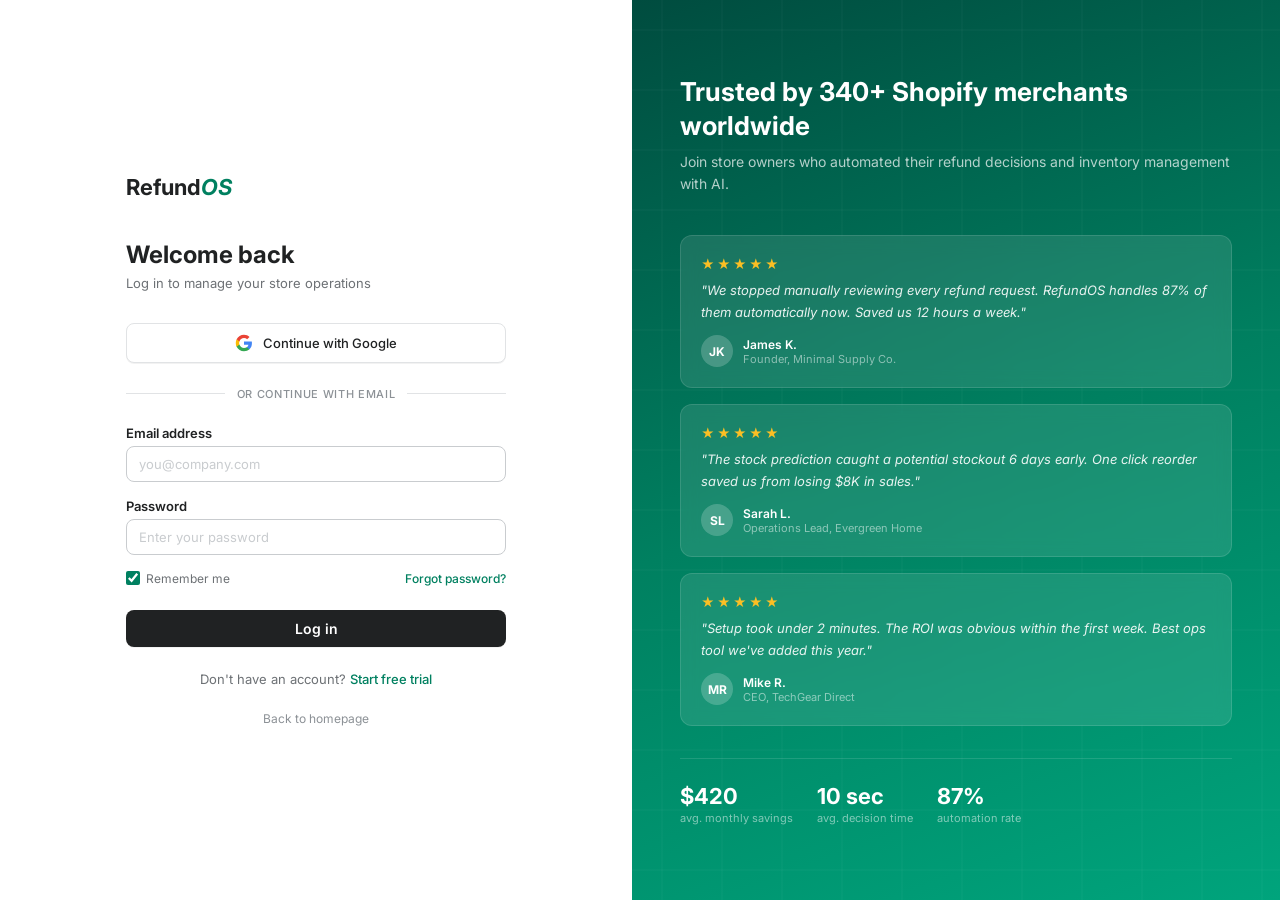
<file: login.html>
<!DOCTYPE html>
<html lang="en">
<head>
<meta charset="UTF-8"/>
<meta name="viewport" content="width=device-width, initial-scale=1.0"/>
<title>RefundOS — Log in</title>
<link href="https://fonts.googleapis.com/css2?family=Inter:wght@300;400;500;600;700&display=swap" rel="stylesheet"/>
<style>
*,*::before,*::after{margin:0;padding:0;box-sizing:border-box}
body{font-family:'Inter',-apple-system,BlinkMacSystemFont,sans-serif;-webkit-font-smoothing:antialiased;min-height:100vh;display:flex;color:#202223}

/* ═══ LAYOUT ═══ */
.split{display:flex;min-height:100vh;width:100%}
.left{flex:1;min-width:0;display:flex;align-items:center;justify-content:center;padding:40px;background:#fff}
.right{flex:1;background:linear-gradient(160deg,#004c3f 0%,#008060 50%,#00a47c 100%);display:flex;flex-direction:column;justify-content:center;padding:48px;position:relative;overflow:hidden}
.right::before{content:'';position:absolute;inset:0;background:url("data:image/svg+xml,%3Csvg width='60' height='60' xmlns='http://www.w3.org/2000/svg'%3E%3Cpath d='M0 0h60v60H0z' fill='none'/%3E%3Cpath d='M30 0v60M0 30h60' stroke='rgba(255,255,255,.04)' stroke-width='1'/%3E%3C/svg%3E")}

/* ═══ LEFT: FORM ═══ */
.form-wrap{width:100%;max-width:380px}
.logo{margin-bottom:40px}
.logo a{font-size:22px;font-weight:700;text-decoration:none;color:#202223}
.logo a em{font-style:italic;color:#008060}
.form-wrap h1{font-size:24px;font-weight:700;margin-bottom:6px}
.form-wrap .sub{font-size:13px;color:#6d7175;margin-bottom:32px}

.g-btn{width:100%;display:flex;align-items:center;justify-content:center;gap:10px;padding:10px 16px;border-radius:8px;border:1px solid #e1e3e5;background:#fff;font-size:13px;font-weight:500;font-family:inherit;cursor:pointer;transition:all .12s;color:#202223;box-shadow:0 1px 0 rgba(0,0,0,.05)}
.g-btn:hover{background:#f6f6f7;border-color:#c9cccf}

.divider{display:flex;align-items:center;gap:12px;margin:24px 0;color:#8c9196;font-size:11px;font-weight:500;text-transform:uppercase;letter-spacing:.06em}
.divider::before,.divider::after{content:'';flex:1;height:1px;background:#e1e3e5}

.field{margin-bottom:16px}
.field label{display:block;font-size:13px;font-weight:600;color:#202223;margin-bottom:5px}
.field input{width:100%;padding:9px 12px;border:1px solid #c9cccf;border-radius:8px;font-size:13px;font-family:inherit;outline:none;transition:border-color .12s,box-shadow .12s}
.field input:focus{border-color:#008060;box-shadow:0 0 0 2px rgba(0,128,96,.15)}
.field input::placeholder{color:#c9cccf}

.opts{display:flex;justify-content:space-between;align-items:center;margin-bottom:24px;font-size:12px}
.opts label{display:flex;align-items:center;gap:6px;color:#6d7175;cursor:pointer}
.opts input[type=checkbox]{accent-color:#008060;width:14px;height:14px}
.opts a{color:#008060;text-decoration:none;font-weight:500}
.opts a:hover{text-decoration:underline}

.submit{width:100%;padding:10px;border-radius:8px;background:#202223;color:#fff;border:none;font-size:14px;font-weight:600;font-family:inherit;cursor:pointer;transition:background .12s;box-shadow:0 1px 0 rgba(0,0,0,.05)}
.submit:hover{background:#000}

.bottom{text-align:center;margin-top:24px;font-size:13px;color:#6d7175}
.bottom a{color:#008060;font-weight:500;text-decoration:none}
.bottom a:hover{text-decoration:underline}

.back-link{margin-top:20px;text-align:center}
.back-link a{font-size:12px;color:#8c9196;text-decoration:none}
.back-link a:hover{color:#6d7175}

/* ═══ RIGHT: TESTIMONIALS ═══ */
.right-content{position:relative;z-index:1}
.right h2{font-size:26px;font-weight:700;color:#fff;line-height:1.3;margin-bottom:8px}
.right .tagline{font-size:14px;color:rgba(255,255,255,.7);line-height:1.6;margin-bottom:40px}

.review{background:rgba(255,255,255,.1);backdrop-filter:blur(8px);border:1px solid rgba(255,255,255,.12);border-radius:12px;padding:20px;margin-bottom:16px;transition:transform .2s}
.review:hover{transform:translateY(-2px)}
.review .stars{color:#fbbf24;font-size:13px;margin-bottom:8px;letter-spacing:2px}
.review .quote{font-size:13px;color:rgba(255,255,255,.9);line-height:1.65;font-style:italic;margin-bottom:12px}
.review .author{display:flex;align-items:center;gap:10px}
.review .avatar{width:32px;height:32px;border-radius:50%;background:rgba(255,255,255,.2);display:flex;align-items:center;justify-content:center;color:#fff;font-size:12px;font-weight:700}
.review .name{font-size:12px;font-weight:600;color:#fff}
.review .role{font-size:11px;color:rgba(255,255,255,.5)}

.stats-row{display:flex;gap:24px;margin-top:32px;padding-top:24px;border-top:1px solid rgba(255,255,255,.12)}
.stat-item .stat-n{font-size:22px;font-weight:700;color:#fff}
.stat-item .stat-l{font-size:11px;color:rgba(255,255,255,.5);margin-top:2px}

/* ═══ RESPONSIVE ═══ */
@media(max-width:900px){
  .right{display:none}
  .left{padding:24px}
}
</style>
</head>
<body>
<div class="split">
  <!-- LEFT: LOGIN FORM -->
  <div class="left">
    <div class="form-wrap">
      <div class="logo"><a href="/">Refund<em>OS</em></a></div>
      <h1>Welcome back</h1>
      <p class="sub">Log in to manage your store operations</p>

      <button class="g-btn" onclick="location.href='dashboard.html'">
        <svg width="18" height="18" viewBox="0 0 24 24"><path d="M22.56 12.25c0-.78-.07-1.53-.2-2.25H12v4.26h5.92a5.06 5.06 0 0 1-2.2 3.32v2.77h3.57c2.08-1.92 3.28-4.74 3.28-8.1z" fill="#4285F4"/><path d="M12 23c2.97 0 5.46-.98 7.28-2.66l-3.57-2.77c-.98.66-2.23 1.06-3.71 1.06-2.86 0-5.29-1.93-6.16-4.53H2.18v2.84C3.99 20.53 7.7 23 12 23z" fill="#34A853"/><path d="M5.84 14.09c-.22-.66-.35-1.36-.35-2.09s.13-1.43.35-2.09V7.07H2.18C1.43 8.55 1 10.22 1 12s.43 3.45 1.18 4.93l2.85-2.22.81-.62z" fill="#FBBC05"/><path d="M12 5.38c1.62 0 3.06.56 4.21 1.64l3.15-3.15C17.45 2.09 14.97 1 12 1 7.7 1 3.99 3.47 2.18 7.07l3.66 2.84c.87-2.6 3.3-4.53 6.16-4.53z" fill="#EA4335"/></svg>
        Continue with Google
      </button>

      <div class="divider">or continue with email</div>

      <form onsubmit="event.preventDefault();location.href='dashboard.html'">
        <div class="field">
          <label>Email address</label>
          <input type="email" placeholder="you@company.com" />
        </div>
        <div class="field">
          <label>Password</label>
          <input type="password" placeholder="Enter your password" />
        </div>
        <div class="opts">
          <label><input type="checkbox" checked /> Remember me</label>
          <a href="#">Forgot password?</a>
        </div>
        <button class="submit" type="submit">Log in</button>
      </form>

      <div class="bottom">
        Don't have an account? <a href="dashboard.html">Start free trial</a>
      </div>
      <div class="back-link"><a href="/">Back to homepage</a></div>
    </div>
  </div>

  <!-- RIGHT: SOCIAL PROOF -->
  <div class="right">
    <div class="right-content">
      <h2>Trusted by 340+ Shopify merchants worldwide</h2>
      <p class="tagline">Join store owners who automated their refund decisions and inventory management with AI.</p>

      <div class="review">
        <div class="stars">&#9733;&#9733;&#9733;&#9733;&#9733;</div>
        <div class="quote">"We stopped manually reviewing every refund request. RefundOS handles 87% of them automatically now. Saved us 12 hours a week."</div>
        <div class="author">
          <div class="avatar">JK</div>
          <div><div class="name">James K.</div><div class="role">Founder, Minimal Supply Co.</div></div>
        </div>
      </div>

      <div class="review">
        <div class="stars">&#9733;&#9733;&#9733;&#9733;&#9733;</div>
        <div class="quote">"The stock prediction caught a potential stockout 6 days early. One click reorder saved us from losing $8K in sales."</div>
        <div class="author">
          <div class="avatar">SL</div>
          <div><div class="name">Sarah L.</div><div class="role">Operations Lead, Evergreen Home</div></div>
        </div>
      </div>

      <div class="review">
        <div class="stars">&#9733;&#9733;&#9733;&#9733;&#9733;</div>
        <div class="quote">"Setup took under 2 minutes. The ROI was obvious within the first week. Best ops tool we've added this year."</div>
        <div class="author">
          <div class="avatar">MR</div>
          <div><div class="name">Mike R.</div><div class="role">CEO, TechGear Direct</div></div>
        </div>
      </div>

      <div class="stats-row">
        <div class="stat-item"><div class="stat-n">$420</div><div class="stat-l">avg. monthly savings</div></div>
        <div class="stat-item"><div class="stat-n">10 sec</div><div class="stat-l">avg. decision time</div></div>
        <div class="stat-item"><div class="stat-n">87%</div><div class="stat-l">automation rate</div></div>
      </div>
    </div>
  </div>
</div>
</body>
</html>
</file>
